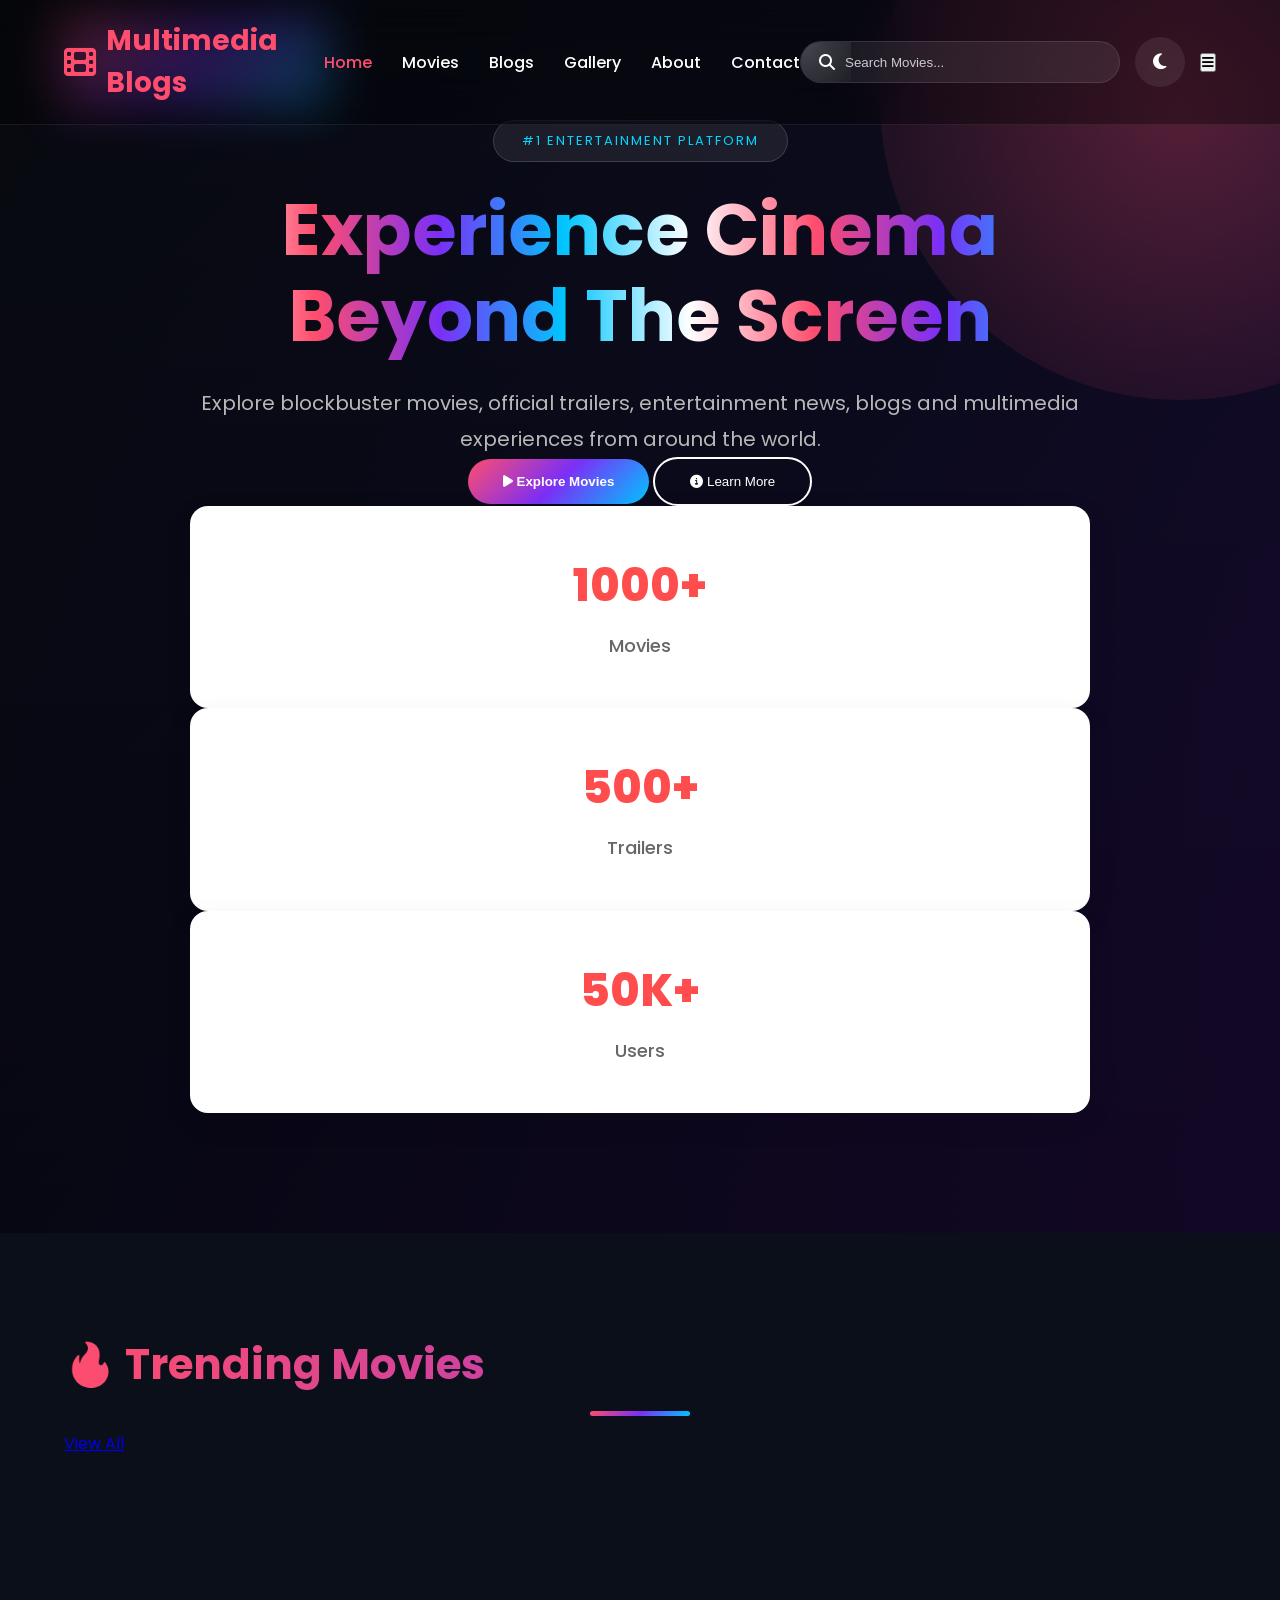
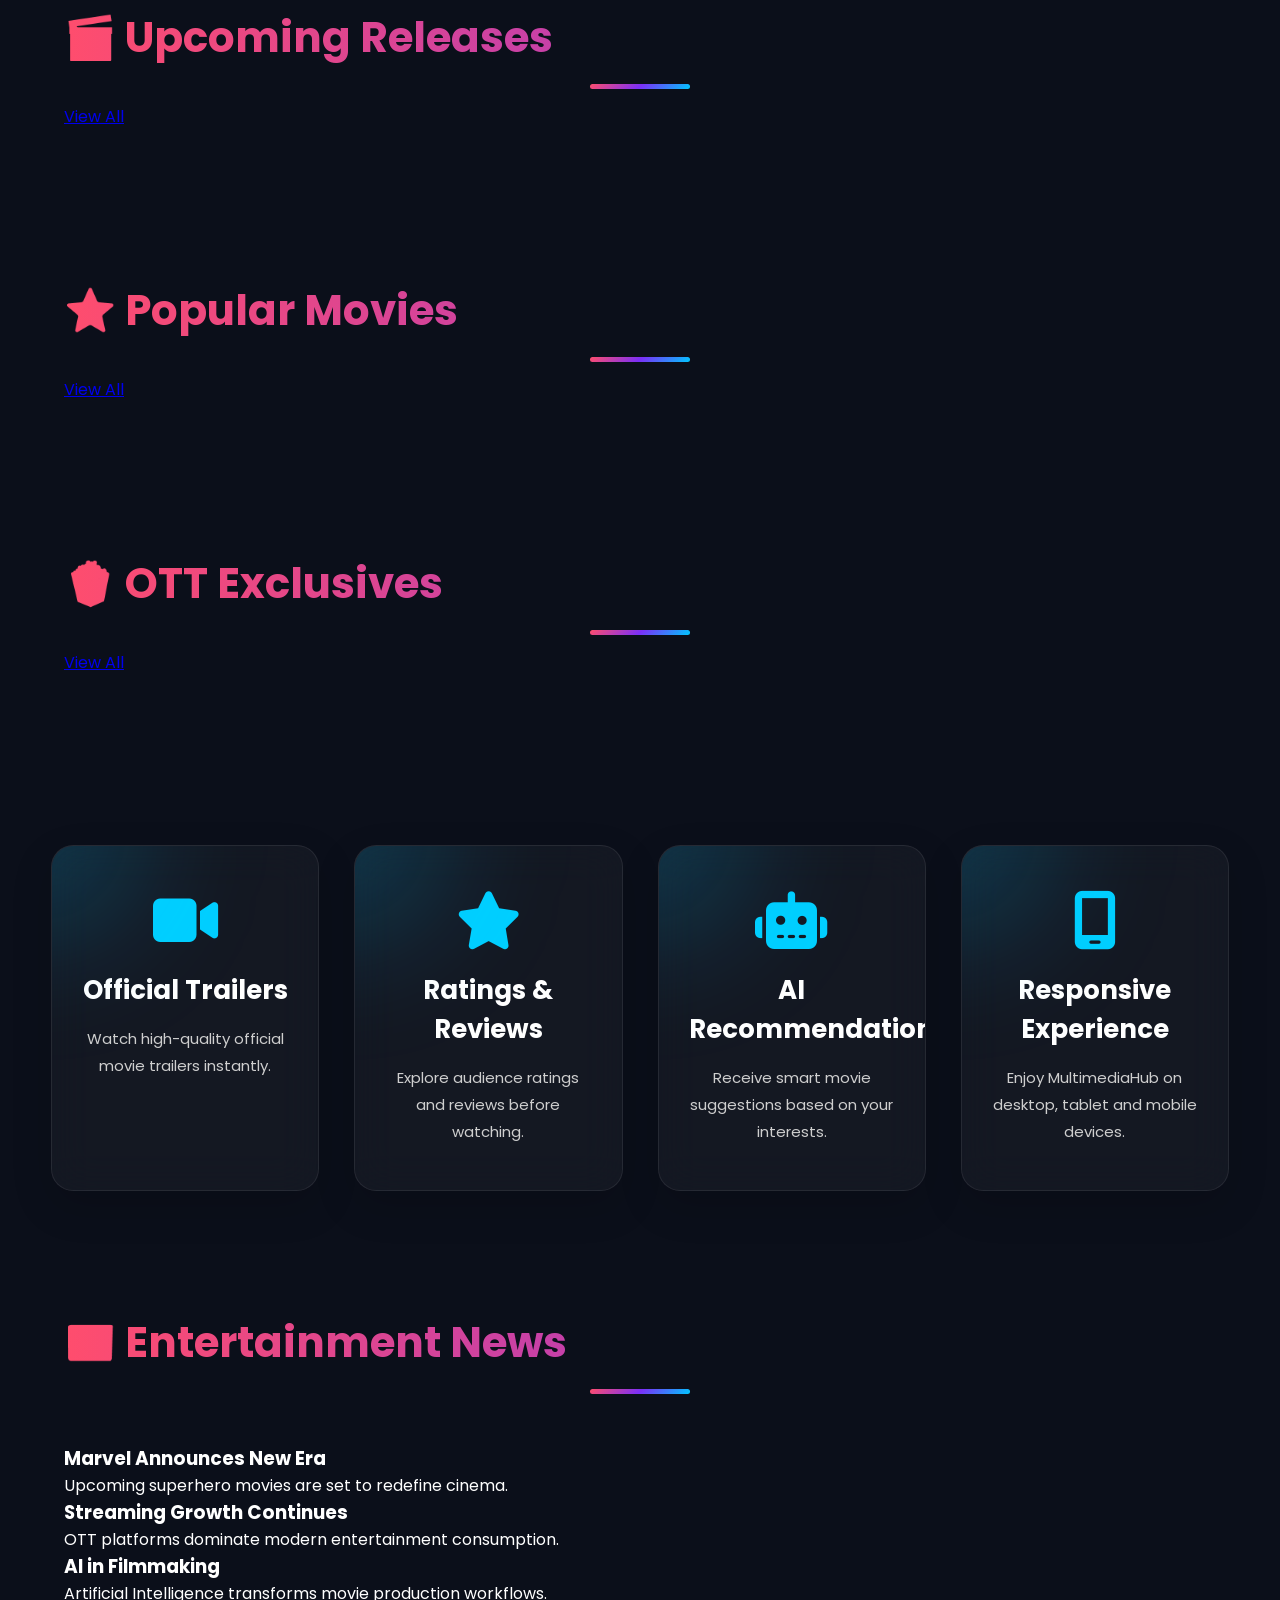
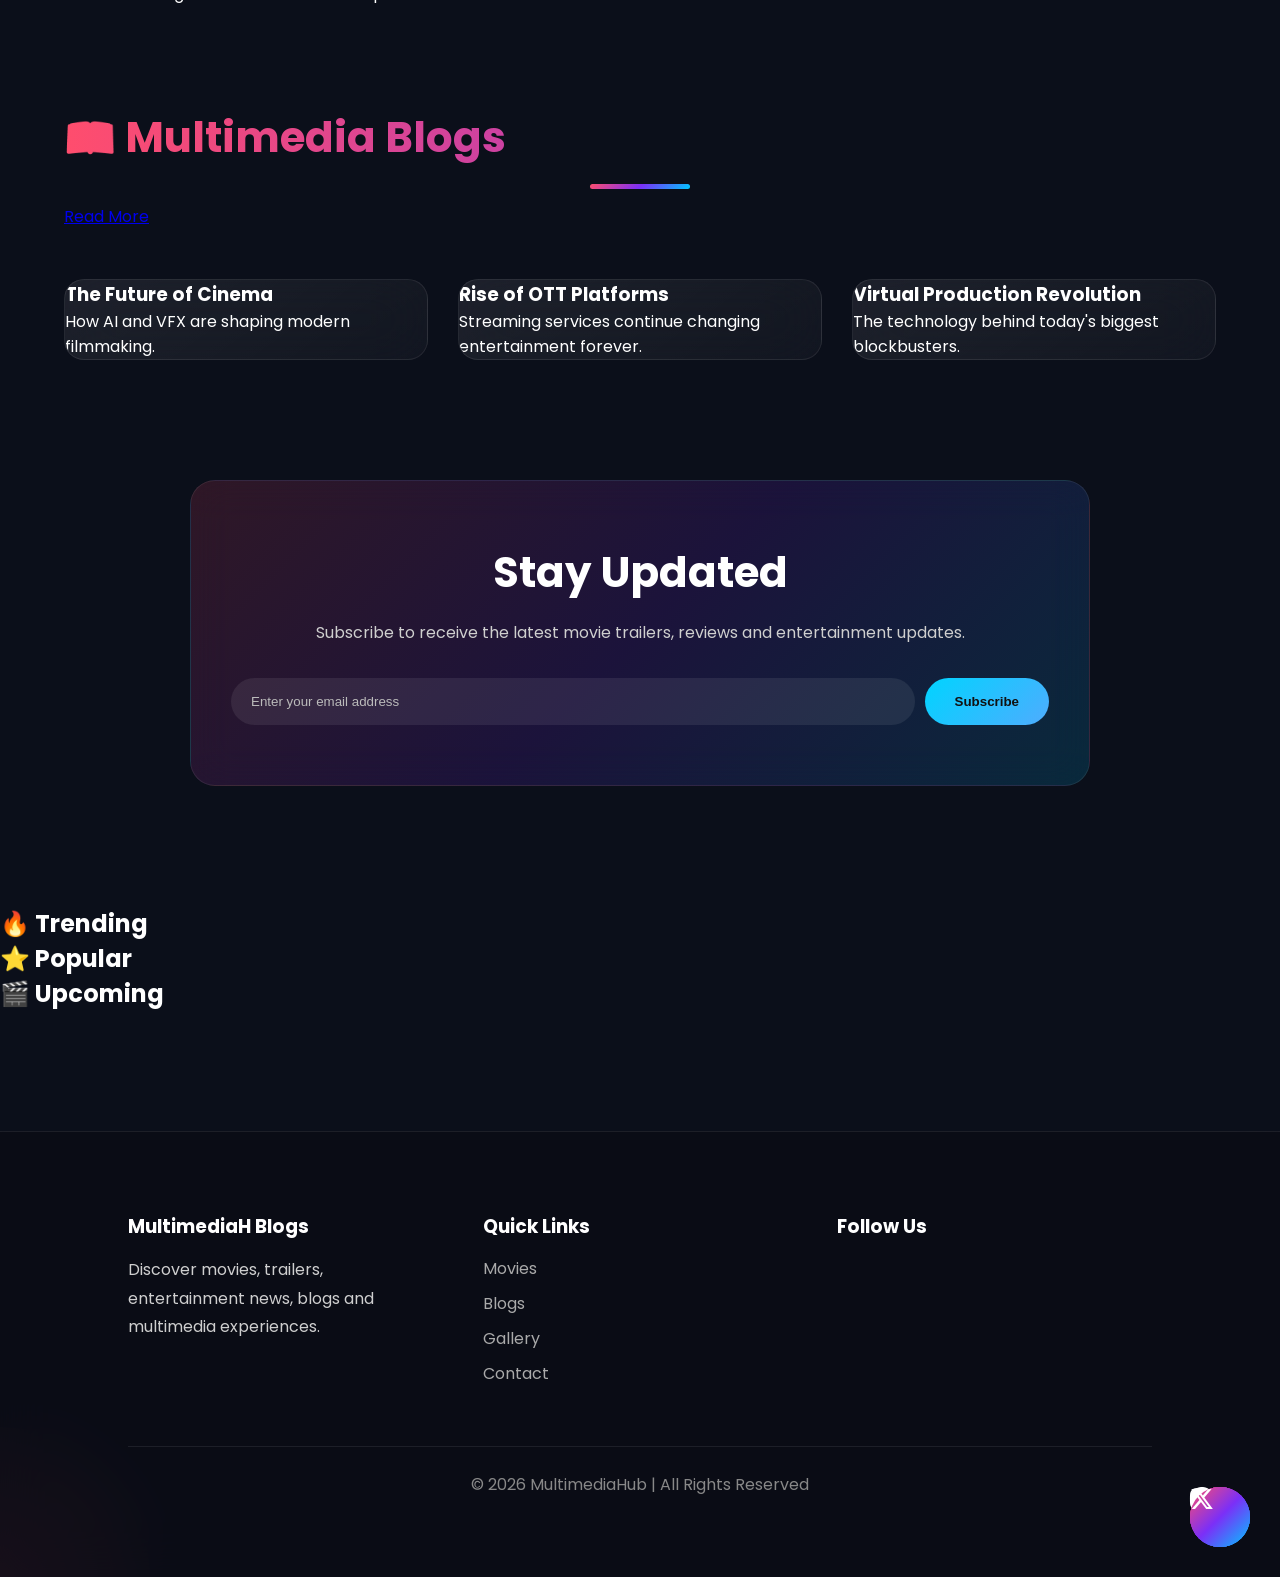
<file: index.html>
<!doctype html>
<html lang="en">
  <head>
    <meta charset="UTF-8" />
    <meta name="viewport" content="width=device-width, initial-scale=1.0" />
    <link
      rel="stylesheet"
      href="https://cdnjs.cloudflare.com/ajax/libs/font-awesome/6.5.0/css/all.min.css"
    />
    <link rel="icon" type="image/svg+xml" href="favicon.svg" />
    <title>Multimedia Blogs | Discover Movies & Entertainment</title>

    <!-- CSS -->
    <link rel="stylesheet" href="css/style.css" />
    <link rel="stylesheet" href="css/responsive.css" />
    <link rel="stylesheet" href="css/animations.css" />

    <!-- Fonts -->
    <link
      href="https://fonts.googleapis.com/css2?family=Poppins:wght@300;400;500;600;700;800&display=swap"
      rel="stylesheet"
    />

    <!-- Font Awesome -->
    <link
      rel="stylesheet"
      href="https://cdnjs.cloudflare.com/ajax/libs/font-awesome/6.7.2/css/all.min.css"
    />
  </head>

  <body>
    <!-- ================= NAVBAR ================= -->

    <header class="header">
      <nav class="navbar">
        <div class="logo">
          <i class="fa-solid fa-film"></i>
          <span>Multimedia Blogs</span>
        </div>

        <ul class="nav-links">
          <li><a class="active" href="index.html">Home</a></li>
          <li><a href="movies.html">Movies</a></li>
          <li><a href="blogs.html">Blogs</a></li>
          <li><a href="gallery.html">Gallery</a></li>
          <li><a href="about.html">About</a></li>
          <li><a href="contact.html">Contact</a></li>
        </ul>

        <div class="nav-actions">
          <div class="search-box">
            <i class="fa-solid fa-magnifying-glass"></i>
            <input
              type="text"
              id="searchInput"
              placeholder="Search Movies..."
            />
            <div id="searchResults" class="search-results"></div>
          </div>

          <button id="themeBtn" class="theme-btn">
            <i class="fa-solid fa-moon"></i>
          </button>

          <button class="menu-btn">
            <i class="fa-solid fa-bars"></i>
          </button>
        </div>
      </nav>
    </header>

    <!-- ================= HERO ================= -->

    <section class="hero">
      <div class="hero-overlay"></div>

      <div class="hero-content">
        <span class="hero-tag"> #1 Entertainment Platform </span>

        <h1>Experience Cinema Beyond The Screen</h1>

        <p>
          Explore blockbuster movies, official trailers, entertainment news,
          blogs and multimedia experiences from around the world.
        </p>

        <div class="hero-buttons">
          <button class="primary-btn">
            <i class="fa-solid fa-play"></i>
            Explore Movies
          </button>

          <button class="secondary-btn">
            <i class="fa-solid fa-circle-info"></i>
            Learn More
          </button>
        </div>

        <div class="hero-stats">
          <div class="stat-card">
            <h2>1000+</h2>
            <p>Movies</p>
          </div>

          <div class="stat-card">
            <h2>500+</h2>
            <p>Trailers</p>
          </div>

          <div class="stat-card">
            <h2>50K+</h2>
            <p>Users</p>
          </div>
        </div>
      </div>
    </section>

    <!-- ================= TRENDING ================= -->

    <section class="section">
      <div class="section-header">
        <h2>🔥 Trending Movies</h2>
        <a href="movies.html">View All</a>
      </div>

      <div class="movie-grid" id="trendingMovies"></div>
    </section>

    <!-- ================= UPCOMING ================= -->

    <section class="section">
      <div class="section-header">
        <h2>🎬 Upcoming Releases</h2>
        <a href="movies.html">View All</a>
      </div>

      <div class="movie-grid" id="upcomingMovies"></div>
    </section>

    <!-- ================= POPULAR ================= -->

    <section class="section">
      <div class="section-header">
        <h2>⭐ Popular Movies</h2>
        <a href="movies.html">View All</a>
      </div>

      <div class="movie-grid" id="popularMovies"></div>
    </section>

    <!-- ================= OTT ================= -->

    <section class="section">
      <div class="section-header">
        <h2>🍿 OTT Exclusives</h2>
        <a href="movies.html">View All</a>
      </div>

      <div class="movie-grid" id="ottMovies"></div>
    </section>

    <!-- ================= FEATURES ================= -->

    <section class="features">
      <div class="feature-card">
        <i class="fa-solid fa-video"></i>
        <h3>Official Trailers</h3>
        <p>Watch high-quality official movie trailers instantly.</p>
      </div>

      <div class="feature-card">
        <i class="fa-solid fa-star"></i>
        <h3>Ratings & Reviews</h3>
        <p>Explore audience ratings and reviews before watching.</p>
      </div>

      <div class="feature-card">
        <i class="fa-solid fa-robot"></i>
        <h3>AI Recommendations</h3>
        <p>Receive smart movie suggestions based on your interests.</p>
      </div>

      <div class="feature-card">
        <i class="fa-solid fa-mobile-screen"></i>
        <h3>Responsive Experience</h3>
        <p>Enjoy MultimediaHub on desktop, tablet and mobile devices.</p>
      </div>
    </section>

    <!-- ================= NEWS ================= -->

    <section class="section">
      <div class="section-header">
        <h2>📰 Entertainment News</h2>
      </div>

      <div class="news-grid">
        <div class="news-card">
          <h3>Marvel Announces New Era</h3>
          <p>Upcoming superhero movies are set to redefine cinema.</p>
        </div>

        <div class="news-card">
          <h3>Streaming Growth Continues</h3>
          <p>OTT platforms dominate modern entertainment consumption.</p>
        </div>

        <div class="news-card">
          <h3>AI in Filmmaking</h3>
          <p>Artificial Intelligence transforms movie production workflows.</p>
        </div>
      </div>
    </section>

    <!-- ================= BLOGS ================= -->

    <section class="section">
      <div class="section-header">
        <h2>📖 Multimedia Blogs</h2>
        <a href="blogs.html">Read More</a>
      </div>

      <div class="blog-grid">
        <div class="blog-card">
          <h3>The Future of Cinema</h3>
          <p>How AI and VFX are shaping modern filmmaking.</p>
        </div>

        <div class="blog-card">
          <h3>Rise of OTT Platforms</h3>
          <p>Streaming services continue changing entertainment forever.</p>
        </div>

        <div class="blog-card">
          <h3>Virtual Production Revolution</h3>
          <p>The technology behind today's biggest blockbusters.</p>
        </div>
      </div>
    </section>

    <!-- ================= NEWSLETTER ================= -->

    <section class="newsletter">
      <h2>Stay Updated</h2>

      <p>
        Subscribe to receive the latest movie trailers, reviews and
        entertainment updates.
      </p>

      <div class="newsletter-box">
        <input type="email" placeholder="Enter your email address" />

        <button>Subscribe</button>
      </div>
    </section>
    <body>
      <!-- HOME PAGE SECTIONS -->

      <section>
        <h2>🔥 Trending</h2>
        <div id="trendingMovies"></div>
      </section>

      <section>
        <h2>⭐ Popular</h2>
        <div id="popularMovies"></div>
      </section>

      <section>
        <h2>🎬 Upcoming</h2>
        <div id="upcomingMovies"></div>
      </section>
    </body>

    <!-- ===============================
           TMDB TRAILER MODAL
    ================================ -->

    <div class="trailer-modal" id="trailerModal">
      <div class="trailer-content">
        <span class="close-trailer" id="closeTrailer"> &times; </span>

        <iframe id="trailerFrame" src="" allowfullscreen> </iframe>
      </div>
    </div>

    <!-- ================= FOOTER ================= -->

    <footer class="footer">
      <div class="footer-grid">
        <div>
          <h3>MultimediaH Blogs</h3>
          <p>
            Discover movies, trailers, entertainment news, blogs and multimedia
            experiences.
          </p>
        </div>

        <div>
          <h3>Quick Links</h3>

          <a href="movies.html">Movies</a>
          <a href="blogs.html">Blogs</a>
          <a href="gallery.html">Gallery</a>
          <a href="contact.html">Contact</a>
        </div>

        <div>
          <h3>Follow Us</h3>

          <div class="social-icons">
            <i class="fab fa-facebook"></i>
            <i class="fab fa-instagram"></i>
            <i class="fab fa-youtube"></i>
            <i class="fab fa-x-twitter"></i>
          </div>
        </div>
      </div>

      <div class="footer-bottom">
        © 2026 MultimediaHub | All Rights Reserved
      </div>
    </footer>

    <!-- Scripts -->

    <script src="js/tmdb.js"></script>
    <script src="js/search.js"></script>
    <script src="js/app.js"></script>
    <script src="js/script.js"></script>
    <script src="js/movies.js"></script>
  </body>
</html>
</file>
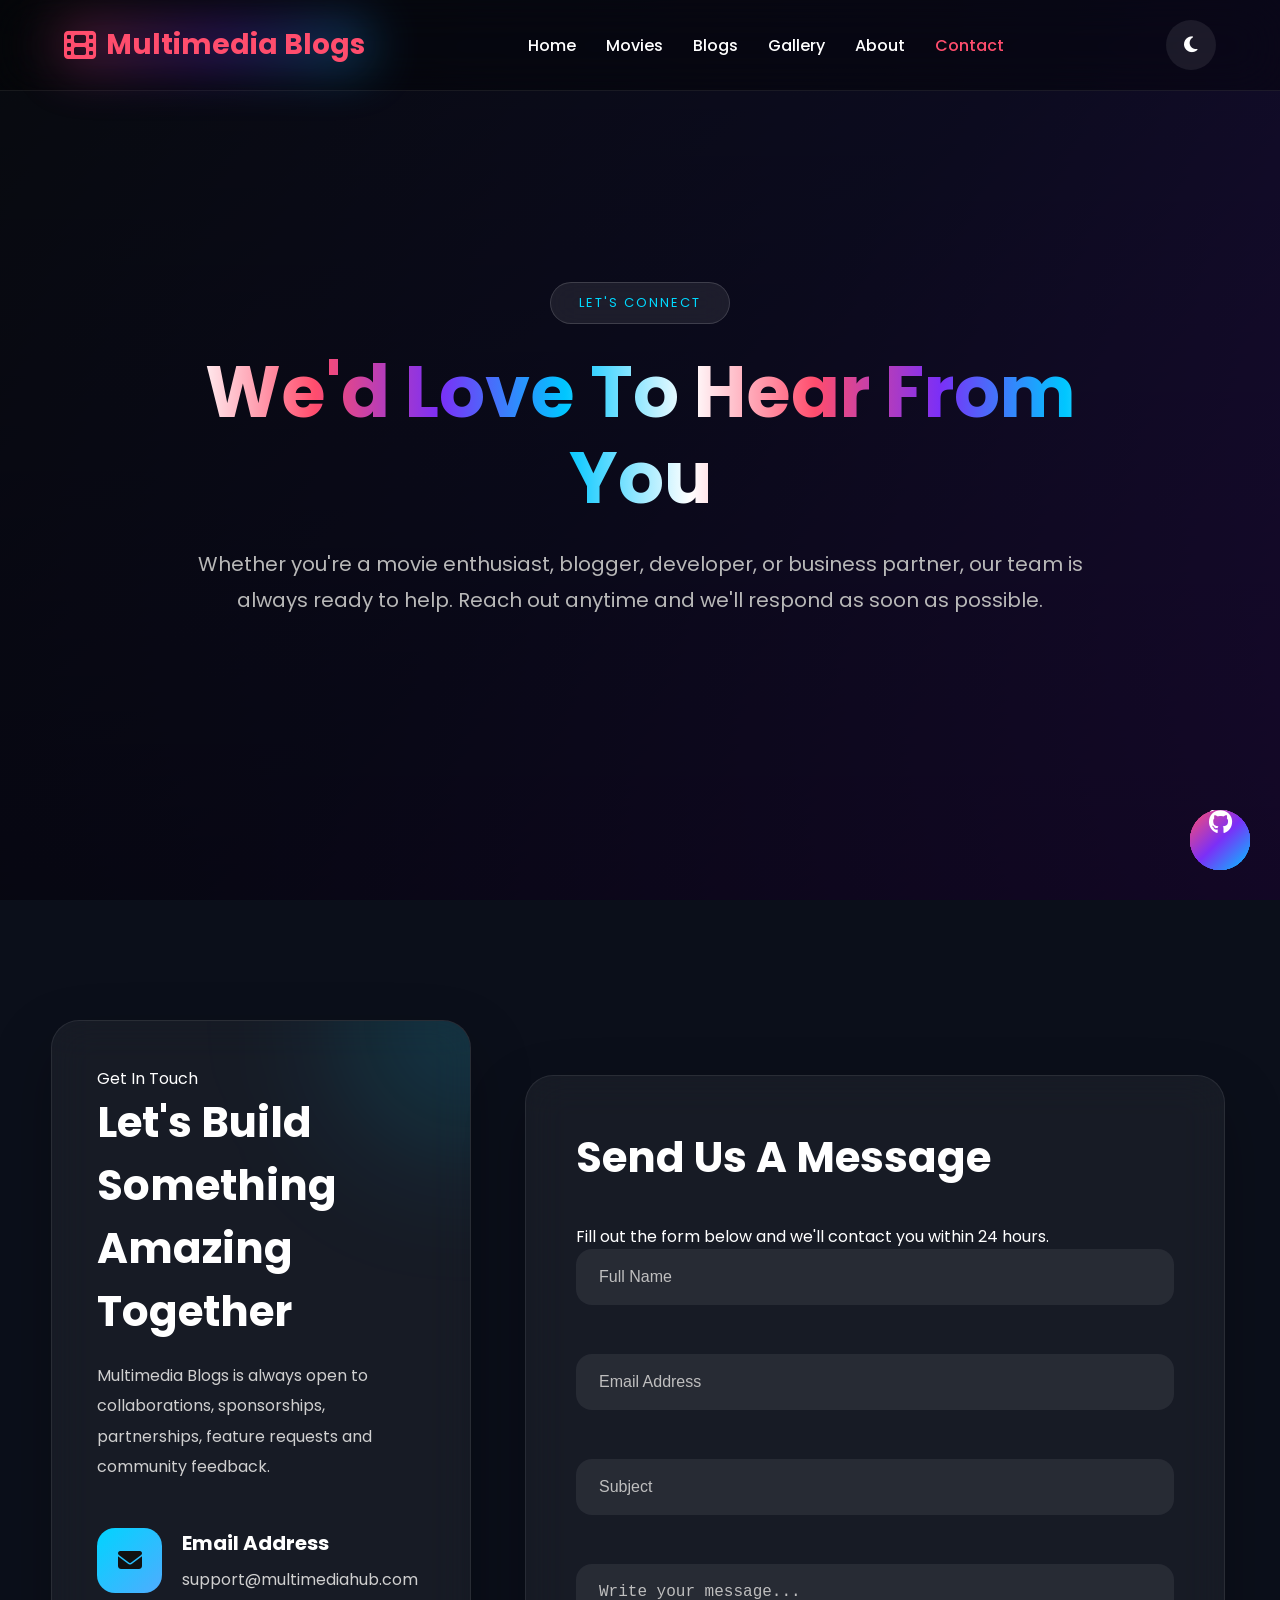
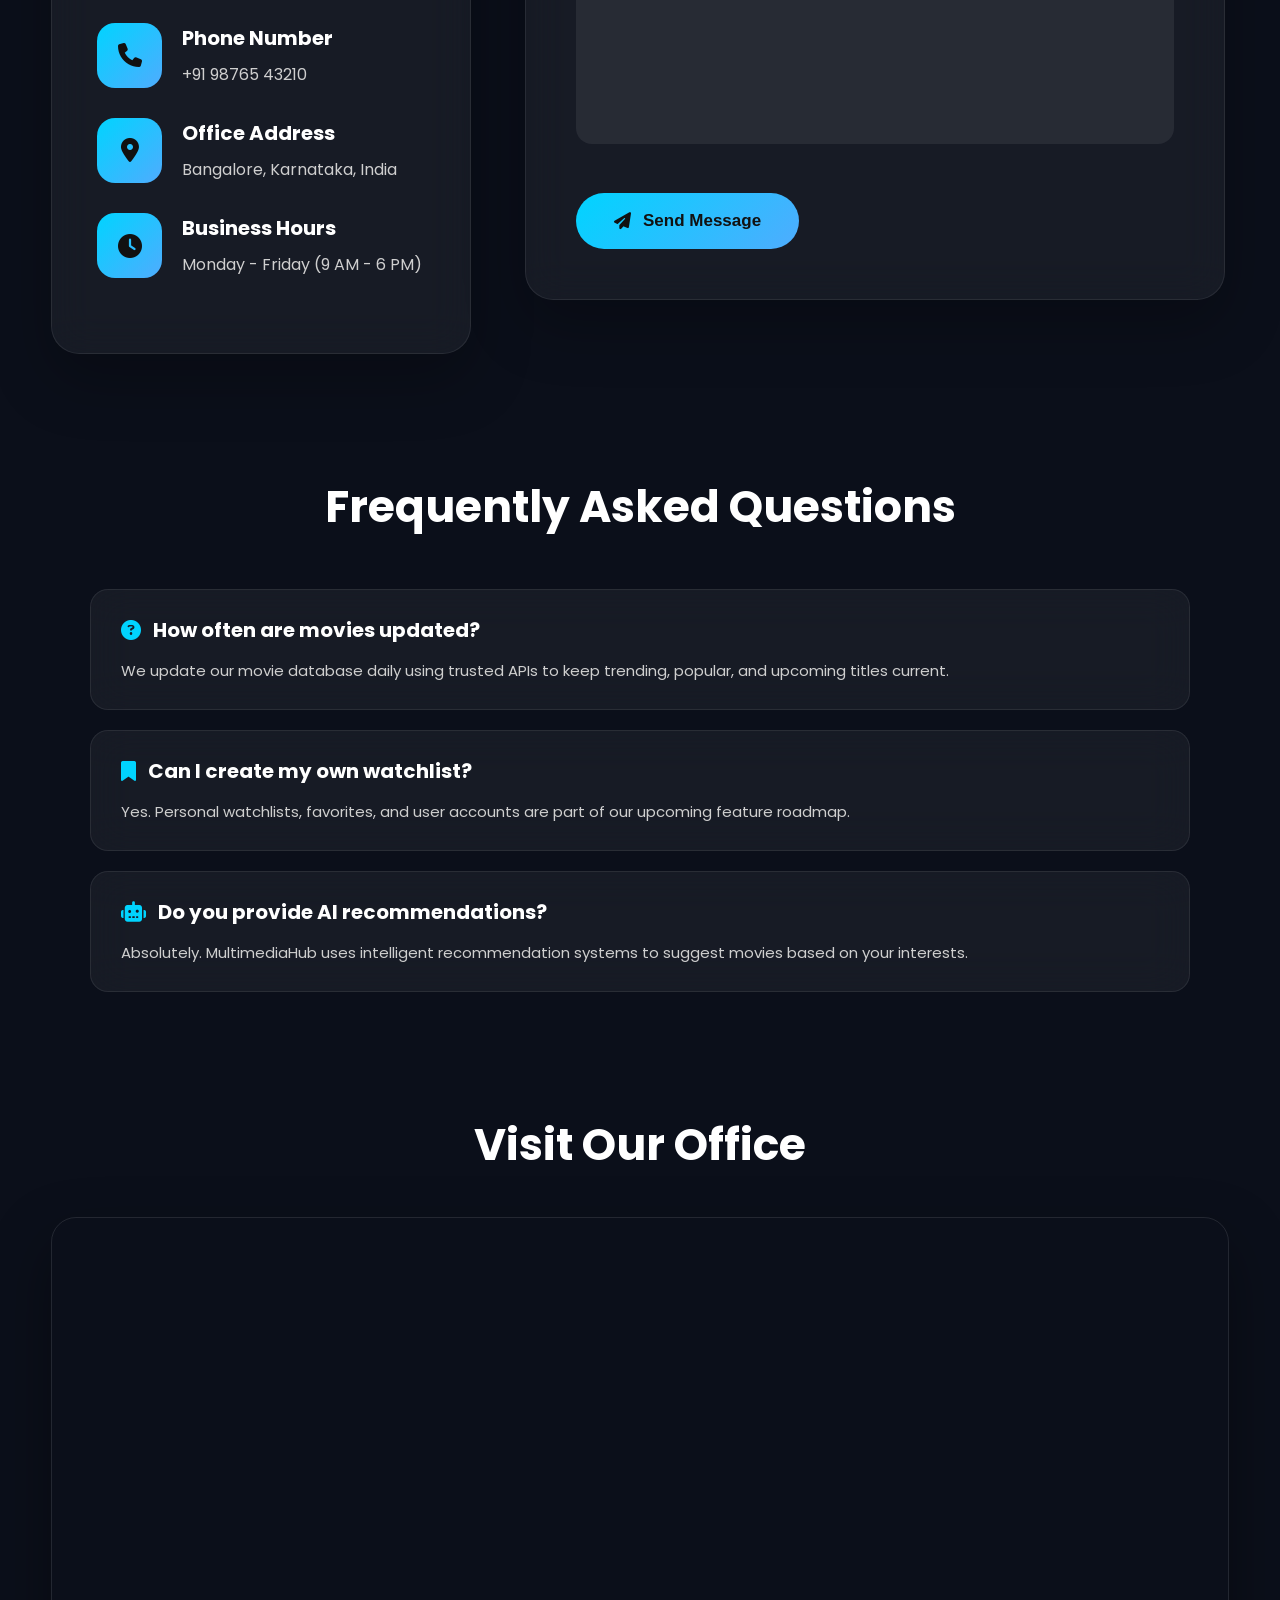
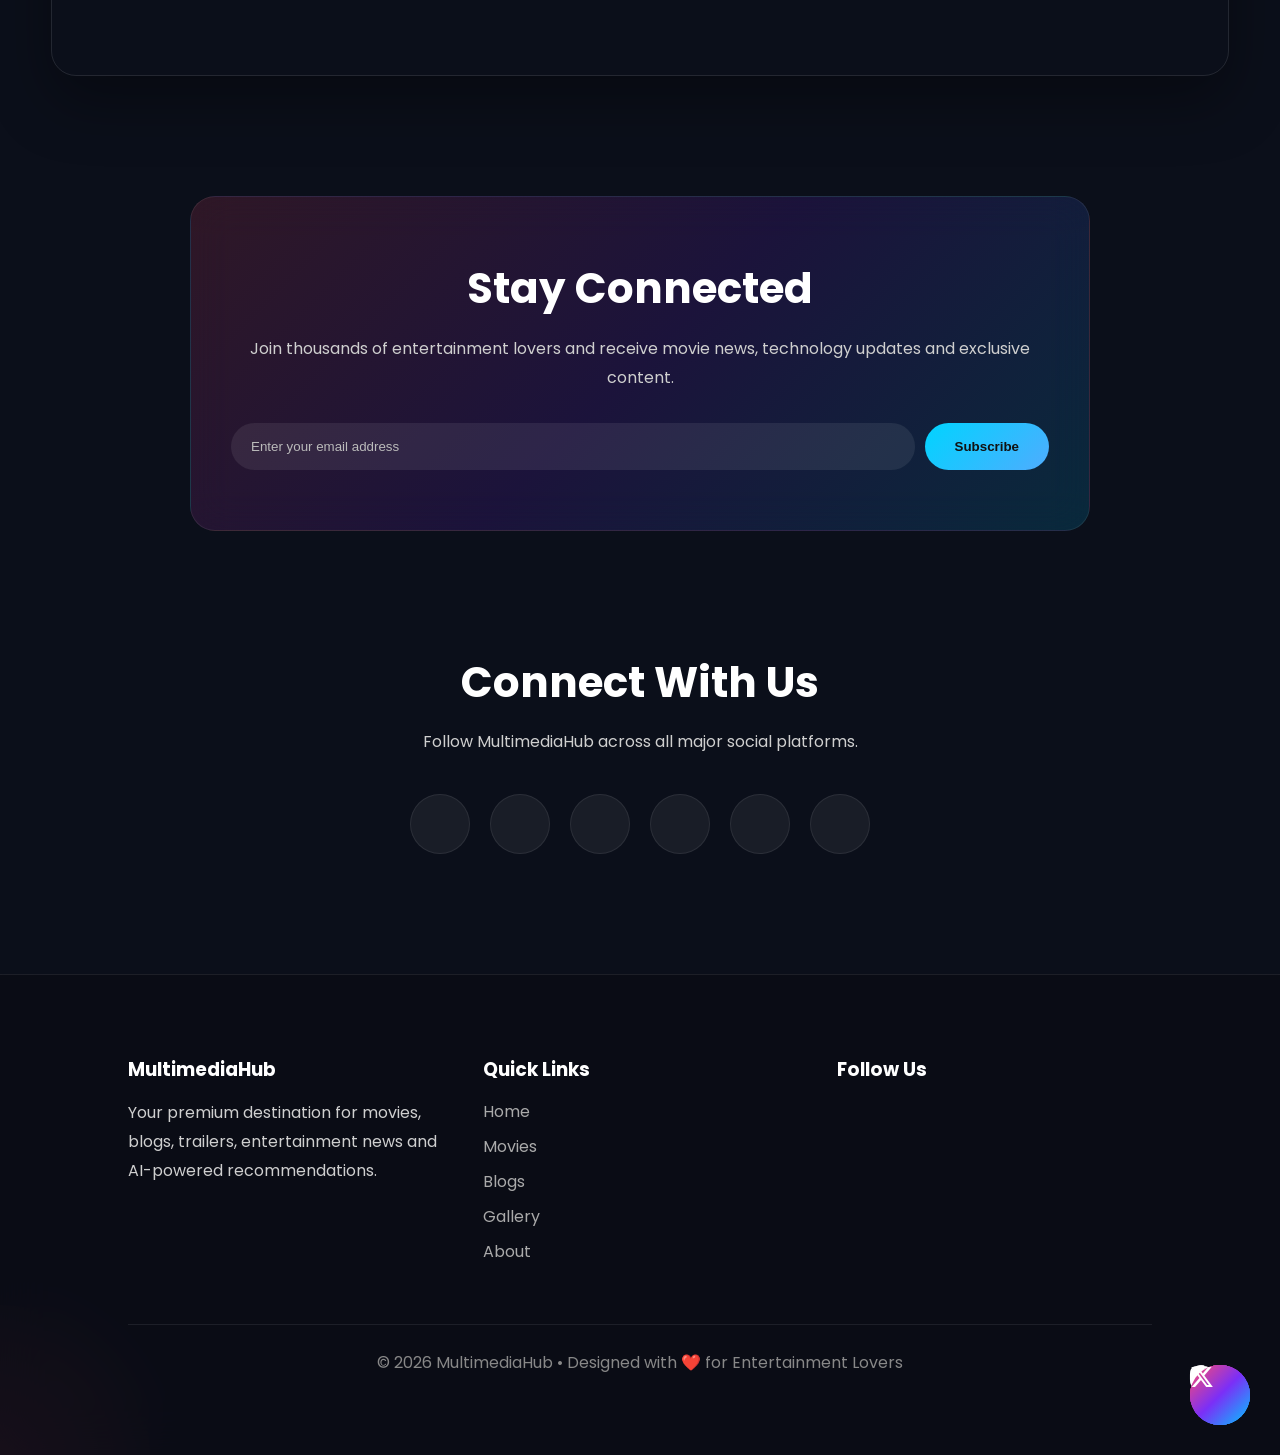
<file: contact.html>
<!doctype html>
<html lang="en">
  <head>
    <meta charset="UTF-8" />
    <meta name="viewport" content="width=device-width, initial-scale=1.0" />

    <title>Contact Us | Multimedia Blogs</title>

    <link rel="icon" type="image/svg+xml" href="favicon.svg" />

    <link rel="stylesheet" href="css/style.css" />
    <link rel="stylesheet" href="css/responsive.css" />
    <link rel="stylesheet" href="css/animations.css" />

    <link
      href="https://fonts.googleapis.com/css2?family=Poppins:wght@300;400;500;600;700;800&display=swap"
      rel="stylesheet"
    />

    <link
      rel="stylesheet"
      href="https://cdnjs.cloudflare.com/ajax/libs/font-awesome/6.7.2/css/all.min.css"
    />
  </head>

  <body>
    <!-- ================= NAVIGATION ================= -->

    <header class="header">
      <nav class="navbar">
        <div class="logo">
          <i class="fa-solid fa-film"></i>
          <span>Multimedia Blogs</span>
        </div>

        <ul class="nav-links">
          <li><a href="index.html">Home</a></li>

          <li><a href="movies.html">Movies</a></li>

          <li><a href="blogs.html">Blogs</a></li>

          <li><a href="gallery.html">Gallery</a></li>

          <li><a href="about.html">About</a></li>

          <li><a class="active" href="contact.html">Contact</a></li>
        </ul>

        <button id="themeBtn" class="theme-btn">
          <i class="fa-solid fa-moon"></i>
        </button>
      </nav>
    </header>

    <!-- ================= HERO ================= -->

    <section class="contact-hero">
      <div class="hero-overlay"></div>

      <div class="hero-content">
        <span class="hero-tag"> Let's Connect </span>

        <h1>We'd Love To Hear From You</h1>

        <p>
          Whether you're a movie enthusiast, blogger, developer, or business
          partner, our team is always ready to help. Reach out anytime and we'll
          respond as soon as possible.
        </p>
      </div>
    </section>

    <!-- ================= CONTACT SECTION ================= -->

    <section class="contact-section">
      <div class="contact-wrapper">
        <!-- LEFT -->

        <div class="contact-info">
          <span class="section-tag"> Get In Touch </span>

          <h2>Let's Build Something Amazing Together</h2>

          <p>
            Multimedia Blogs is always open to collaborations, sponsorships,
            partnerships, feature requests and community feedback.
          </p>

          <div class="info-box">
            <i class="fa-solid fa-envelope"></i>

            <div>
              <h4>Email Address</h4>

              <p>support@multimediahub.com</p>
            </div>
          </div>

          <div class="info-box">
            <i class="fa-solid fa-phone"></i>

            <div>
              <h4>Phone Number</h4>

              <p>+91 98765 43210</p>
            </div>
          </div>

          <div class="info-box">
            <i class="fa-solid fa-location-dot"></i>

            <div>
              <h4>Office Address</h4>

              <p>Bangalore, Karnataka, India</p>
            </div>
          </div>

          <div class="info-box">
            <i class="fa-solid fa-clock"></i>

            <div>
              <h4>Business Hours</h4>

              <p>Monday - Friday (9 AM - 6 PM)</p>
            </div>
          </div>
        </div>

        <!-- RIGHT -->

        <div class="contact-form-container">
          <h2>Send Us A Message</h2>

          <p>Fill out the form below and we'll contact you within 24 hours.</p>

          <form id="contactForm">
            <div class="input-group">
              <input type="text" placeholder="Full Name" required />
            </div>

            <div class="input-group">
              <input type="email" placeholder="Email Address" required />
            </div>

            <div class="input-group">
              <input type="text" placeholder="Subject" required />
            </div>

            <div class="input-group">
              <textarea
                rows="7"
                placeholder="Write your message..."
                required
              ></textarea>
            </div>

            <button class="primary-btn" type="submit">
              <i class="fa-solid fa-paper-plane"></i>

              Send Message
            </button>
          </form>
        </div>
      </div>
    </section>
  </body>
</html>

    <!-- ================= FAQ ================= -->

    <section class="faq-section">

      <h2>Frequently Asked Questions</h2>

      <div class="faq-container">

        <div class="faq-item">

          <h3>
            <i class="fa-solid fa-circle-question"></i>
            How often are movies updated?
          </h3>

          <p>
            We update our movie database daily using trusted APIs to keep
            trending, popular, and upcoming titles current.
          </p>

        </div>

        <div class="faq-item">

          <h3>
            <i class="fa-solid fa-bookmark"></i>
            Can I create my own watchlist?
          </h3>

          <p>
            Yes. Personal watchlists, favorites, and user accounts are part of
            our upcoming feature roadmap.
          </p>

        </div>

        <div class="faq-item">

          <h3>
            <i class="fa-solid fa-robot"></i>
            Do you provide AI recommendations?
          </h3>

          <p>
            Absolutely. MultimediaHub uses intelligent recommendation systems
            to suggest movies based on your interests.
          </p>

        </div>

      </div>

    </section>

    <!-- ================= MAP ================= -->

    <section class="map-section">

      <h2>Visit Our Office</h2>

      <div class="map-container">

        <iframe
          src="https://www.google.com/maps?q=Bangalore&output=embed"
          loading="lazy"
          allowfullscreen
        ></iframe>

      </div>

    </section>

    <!-- ================= NEWSLETTER ================= -->

    <section class="newsletter">

      <h2>Stay Connected</h2>

      <p>
        Join thousands of entertainment lovers and receive movie news,
        technology updates and exclusive content.
      </p>

      <div class="newsletter-box">

        <input
          type="email"
          placeholder="Enter your email address"
        />

        <button>
          Subscribe
        </button>

      </div>

    </section>

    <!-- ================= SOCIAL ================= -->

    <section class="social-section">

      <h2>Connect With Us</h2>

      <p>
        Follow MultimediaHub across all major social platforms.
      </p>

      <div class="social-icons large">

        <a href="#">
          <i class="fab fa-facebook-f"></i>
        </a>

        <a href="#">
          <i class="fab fa-instagram"></i>
        </a>

        <a href="#">
          <i class="fab fa-youtube"></i>
        </a>

        <a href="#">
          <i class="fab fa-x-twitter"></i>
        </a>

        <a href="#">
          <i class="fab fa-linkedin-in"></i>
        </a>

        <a href="#">
          <i class="fab fa-github"></i>
        </a>

      </div>

    </section>

    <!-- ================= FOOTER ================= -->

    <footer class="footer">

      <div class="footer-grid">

        <div>

          <h3>MultimediaHub</h3>

          <p>
            Your premium destination for movies, blogs, trailers,
            entertainment news and AI-powered recommendations.
          </p>

        </div>

        <div>

          <h3>Quick Links</h3>

          <a href="index.html">Home</a>
          <a href="movies.html">Movies</a>
          <a href="blogs.html">Blogs</a>
          <a href="gallery.html">Gallery</a>
          <a href="about.html">About</a>

        </div>

        <div>

          <h3>Follow Us</h3>

          <div class="social-icons">

            <i class="fab fa-facebook-f"></i>
            <i class="fab fa-instagram"></i>
            <i class="fab fa-youtube"></i>
            <i class="fab fa-x-twitter"></i>

          </div>

        </div>

      </div>

      <div class="footer-bottom">

        © 2026 MultimediaHub • Designed with ❤️ for Entertainment Lovers

      </div>

    </footer>

    <script src="js/script.js"></script>

  </body>

</html>
</file>
<file: css/style.css>
/* =========================
   GOOGLE FONT RESET
========================= */

* {
  margin: 0;
  padding: 0;
  box-sizing: border-box;
  scroll-behavior: smooth;
}

:root {
  --primary: #ff4d6d;
  --secondary: #7b2ff7;
  --accent: #00c6ff;

  --dark: #0b0f1a;
  --dark-card: #151c2f;
  --glass: rgba(255, 255, 255, 0.08);

  --white: #ffffff;
  --gray: #b8b8b8;

  --shadow: 0 8px 32px rgba(0, 0, 0, 0.35);

  --gradient: linear-gradient(135deg, #ff4d6d, #7b2ff7, #00c6ff);
}

body {
  font-family: "Poppins", sans-serif;
  background: var(--dark);
  color: var(--white);
  overflow-x: hidden;
}

/* =========================
   SCROLLBAR
========================= */

::-webkit-scrollbar {
  width: 8px;
}

::-webkit-scrollbar-track {
  background: #111827;
}

::-webkit-scrollbar-thumb {
  background: var(--primary);
  border-radius: 10px;
}

/* =========================
   HEADER
========================= */

.header {
  position: fixed;
  width: 100%;
  top: 0;
  left: 0;
  z-index: 999;
  backdrop-filter: blur(20px);
  background: rgba(10, 10, 20, 0.65);
}

.navbar {
  width: 90%;
  margin: auto;
  display: flex;
  justify-content: space-between;
  align-items: center;
  padding: 20px 0;
}

.logo {
  display: flex;
  align-items: center;
  gap: 10px;
  font-size: 28px;
  font-weight: 700;
  color: var(--primary);
}

.logo i {
  font-size: 32px;
}

.nav-links {
  display: flex;
  list-style: none;
  gap: 30px;
}

.nav-links a {
  text-decoration: none;
  color: white;
  font-weight: 500;
  transition: 0.3s;
}

.nav-links a:hover,
.nav-links .active {
  color: var(--primary);
}

.nav-actions {
  display: flex;
  align-items: center;
  gap: 15px;
}

/* =========================
   SEARCH BOX
========================= */

.search-box {
  background: var(--glass);
  padding: 12px 18px;
  border-radius: 50px;
  display: flex;
  align-items: center;
  gap: 10px;
  border: 1px solid rgba(255, 255, 255, 0.1);
}

.search-box input {
  background: none;
  border: none;
  outline: none;
  color: white;
}

.search-box input::placeholder {
  color: #ccc;
}

/* =========================
   BUTTONS
========================= */

.primary-btn {
  background: var(--gradient);
  border: none;
  color: white;
  padding: 15px 35px;
  border-radius: 50px;
  cursor: pointer;
  font-weight: 600;
  transition: 0.4s;
}

.primary-btn:hover {
  transform: translateY(-5px);
  box-shadow: 0 10px 25px rgba(255, 77, 109, 0.4);
}

.secondary-btn {
  padding: 15px 35px;
  border-radius: 50px;
  border: 2px solid white;
  background: transparent;
  color: white;
  cursor: pointer;
  transition: 0.4s;
}

.secondary-btn:hover {
  background: white;
  color: black;
}

.theme-btn {
  width: 50px;
  height: 50px;
  border: none;
  border-radius: 50%;
  background: var(--glass);
  color: white;
  cursor: pointer;
  font-size: 18px;
}

/* =========================
   HERO SECTION
========================= */

.hero,
.movies-hero,
.blogs-hero,
.gallery-hero,
.about-hero,
.contact-hero {
  min-height: 100vh;
  display: flex;
  align-items: center;
  justify-content: center;
  text-align: center;
  padding: 120px 20px;
  position: relative;
  overflow: hidden;
}

.hero::before,
.movies-hero::before,
.blogs-hero::before,
.gallery-hero::before,
.about-hero::before,
.contact-hero::before {
  content: "";
  position: absolute;
  inset: 0;
  background:
    linear-gradient(rgba(0, 0, 0, 0.75), rgba(0, 0, 0, 0.85)),
    linear-gradient(135deg, #1e293b, #312e81, #7b2ff7);
}

.hero-content {
  position: relative;
  z-index: 2;
  max-width: 900px;
}

.hero-tag {
  display: inline-block;
  padding: 10px 25px;
  border-radius: 50px;
  background: var(--glass);
  border: 1px solid rgba(255, 255, 255, 0.1);
}

.hero-content h1 {
  font-size: 72px;
  margin: 25px 0;
  line-height: 1.2;
}

.hero-content p {
  color: var(--gray);
  font-size: 20px;
  line-height: 1.8;
}

/* =========================
   SECTIONS
========================= */

.section {
  width: 90%;
  margin: 100px auto;
}

.section-header {
  margin-bottom: 50px;
}

.section-header h2 {
  font-size: 42px;
}

/*==================================
        MOVIE GRID
==================================*/

.movie-grid {
  display: grid;
  grid-template-columns: repeat(auto-fill, 300px);
  justify-content: center;
  gap: 35px;
  margin-top: 40px;
}

/*==================================
        MOVIE CARD
==================================*/

.movie-card {
  width: 300px;
  background: rgba(22, 28, 47, 0.95);
  border-radius: 24px;
  overflow: hidden;
  transition: 0.4s ease;
  box-shadow: 0 12px 35px rgba(0, 0, 0, 0.35);
  border: 1px solid rgba(255, 255, 255, 0.08);
  display: flex;
  flex-direction: column;
}

.movie-card:hover {
  transform: translateY(-12px);
  box-shadow: 0 25px 60px rgba(0, 0, 0, 0.55);
}

/*==================================
        POSTER
==================================*/

.movie-card img {
  width: 100%;
  height: 420px;
  object-fit: cover;
  display: block;
  transition: 0.5s;
}

.movie-card:hover img {
  transform: scale(1.08);
}

/*==================================
        INFO
==================================*/

.movie-info {
  padding: 22px;
  display: flex;
  flex-direction: column;
  flex: 1;
}

.movie-info h3 {
  font-size: 24px;
  margin-bottom: 12px;
  color: #fff;
}

.movie-info p {
  color: #bdbdbd;
  line-height: 1.7;
  margin-bottom: 8px;
}

.movie-info .primary-btn {
  width: 100%;
  margin-top: auto;
}

/*==================================
        RESPONSIVE
==================================*/

@media (max-width: 768px) {
  .movie-grid {
    grid-template-columns: repeat(auto-fill, 260px);
    gap: 25px;
  }

  .movie-card {
    width: 260px;
  }

  .movie-card img {
    height: 360px;
  }
}

@media (max-width: 576px) {
  .movie-grid {
    grid-template-columns: 1fr;
    justify-items: center;
  }

  .movie-card {
    width: 300px;
    max-width: 90%;
  }
}

/* =========================
   BLOGS
========================= */

.blog-grid {
  display: grid;
  grid-template-columns: repeat(auto-fit, minmax(320px, 1fr));
  gap: 30px;
}

.blog-card {
  background: var(--dark-card);
  border-radius: 20px;
  overflow: hidden;
  transition: 0.4s;
}

.blog-card:hover {
  transform: translateY(-10px);
}

.blog-card img {
  width: 100%;
  height: 240px;
  object-fit: cover;
}

.blog-content {
  padding: 25px;
}

.category-tag {
  display: inline-block;
  padding: 8px 15px;
  border-radius: 30px;
  background: var(--primary);
  margin-bottom: 15px;
}

/* =========================
   GALLERY
========================= */

.gallery-grid {
  columns: 4 250px;
  column-gap: 20px;
}

.gallery-card {
  margin-bottom: 20px;
  break-inside: avoid;
  position: relative;
  overflow: hidden;
  border-radius: 20px;
}

.gallery-card img {
  width: 100%;
  transition: 0.5s;
}

.gallery-card:hover img {
  transform: scale(1.1);
}

.gallery-overlay {
  position: absolute;
  inset: 0;
  background: rgba(0, 0, 0, 0.75);
  opacity: 0;
  display: flex;
  flex-direction: column;
  justify-content: center;
  align-items: center;
  text-align: center;
  transition: 0.4s;
  padding: 20px;
}

.gallery-card:hover .gallery-overlay {
  opacity: 1;
}

/* =========================
   FEATURES
========================= */

.features {
  width: 90%;
  margin: 100px auto;
  display: grid;
  grid-template-columns: repeat(auto-fit, minmax(250px, 1fr));
  gap: 30px;
}

.feature-card {
  background: var(--dark-card);
  padding: 40px;
  text-align: center;
  border-radius: 20px;
  transition: 0.4s;
}

.feature-card:hover {
  transform: translateY(-10px);
}

.feature-card i {
  font-size: 55px;
  color: var(--primary);
  margin-bottom: 20px;
}

/* =========================
   CONTACT FORM
========================= */

.contact-form-container {
  width: 100%;
  max-width: 700px;
  margin: auto;
}

.input-group {
  margin-bottom: 25px;
}

.input-group input,
.input-group textarea,
select {
  width: 100%;
  padding: 18px;
  border: none;
  border-radius: 15px;
  outline: none;
  background: var(--dark-card);
  color: white;
}

/* =========================
   FOOTER
========================= */

.footer {
  margin-top: 100px;
  padding: 80px 10%;
  background: #06090f;
}

.footer-grid {
  display: grid;
  grid-template-columns: repeat(auto-fit, minmax(250px, 1fr));
  gap: 40px;
}

.footer a {
  display: block;
  text-decoration: none;
  color: var(--gray);
  margin: 12px 0;
}

.social-icons {
  display: flex;
  gap: 20px;
  font-size: 25px;
}

.footer-bottom {
  margin-top: 50px;
  border-top: 1px solid rgba(255, 255, 255, 0.1);
  text-align: center;
  padding-top: 25px;
  color: var(--gray);
}

.hero::after {
  content: "";
  position: absolute;
  width: 600px;
  height: 600px;
  background: radial-gradient(circle, rgba(255, 77, 109, 0.3), transparent);

  top: -200px;
  right: -200px;

  border-radius: 50%;

  animation: rotateBackground 25s linear infinite;
}

.hero-content h1,
.section-header h2 {
  background: linear-gradient(90deg, #ff4d6d, #7b2ff7, #00c6ff, #ff4d6d);

  background-size: 300%;

  -webkit-background-clip: text;
  color: transparent;

  animation: textGradient 6s linear infinite;
}

.movie-card {
  position: relative;
  overflow: hidden;
}

.movie-card::before {
  content: "";
  position: absolute;
  top: 0;
  left: -100%;
  width: 50%;
  height: 100%;

  background: linear-gradient(
    90deg,
    transparent,
    rgba(255, 255, 255, 0.3),
    transparent
  );

  transform: skewX(-20deg);
}

.movie-card:hover::before {
  animation: shine 0.8s linear;
}

.movie-card:hover {
  animation: neonGlow 2s infinite;
}
.header {
  backdrop-filter: blur(25px);
  border-bottom: 1px solid rgba(255, 255, 255, 0.08);
}
.feature-card:nth-child(odd) {
  animation: floatingSlow 6s ease-in-out infinite;
}

.feature-card:nth-child(even) {
  animation: floatingSlow 8s ease-in-out infinite;
}

.gallery-card img {
  transition:
    transform 0.8s ease,
    filter 0.8s ease;
}

.gallery-card:hover img {
  transform: scale(1.15);
  filter: brightness(0.7);
}

.scroll-indicator {
  width: 35px;
  height: 60px;
  border: 2px solid white;
  border-radius: 30px;
  position: absolute;
  bottom: 40px;
}

.scroll-indicator::before {
  content: "";
  width: 8px;
  height: 8px;
  background: white;
  border-radius: 50%;

  position: absolute;
  left: 50%;
  transform: translateX(-50%);

  animation: bounceEffect 1.5s infinite;
}

.loader {
  border-radius: 50%;
  animation:
    rotate360 1s linear infinite,
    neonGlow 2s infinite;
}

/* ==========================================
   GLASS CARD COMPONENT
========================================== */

.glass-card {
  background: rgba(255, 255, 255, 0.08);
  backdrop-filter: blur(20px);
  border: 1px solid rgba(255, 255, 255, 0.1);
  border-radius: 25px;
  padding: 30px;
  transition: 0.4s ease;
}

.glass-card:hover {
  transform: translateY(-10px);
  box-shadow: 0 20px 40px rgba(0, 0, 0, 0.3);
}

/* ==========================================
   BADGES
========================================== */

.badge {
  display: inline-block;
  padding: 8px 18px;
  border-radius: 30px;
  font-size: 13px;
  font-weight: 600;
}

.badge-success {
  background: #16a34a;
}

.badge-warning {
  background: #f59e0b;
}

.badge-danger {
  background: #dc2626;
}

.badge-primary {
  background: var(--primary);
}

/* ==========================================
   STATUS INDICATORS
========================================== */

.status-online {
  width: 12px;
  height: 12px;
  background: #22c55e;
  border-radius: 50%;
  display: inline-block;
  animation: pulse 2s infinite;
}

.status-offline {
  width: 12px;
  height: 12px;
  background: #ef4444;
  border-radius: 50%;
  display: inline-block;
}

/* ==========================================
   DIVIDER
========================================== */

.divider {
  width: 100%;
  height: 2px;
  background: linear-gradient(90deg, transparent, var(--primary), transparent);
  margin: 40px 0;
}

/* ==========================================
   SECTION TITLE DECORATION
========================================== */

.section-header h2::after {
  content: "";
  display: block;
  width: 100px;
  height: 5px;
  margin: 15px auto;
  border-radius: 10px;
  background: var(--gradient);
}

/* ==========================================
   HOVER UNDERLINE EFFECT
========================================== */

.nav-links a {
  position: relative;
}

.nav-links a::after {
  content: "";
  position: absolute;
  width: 0;
  height: 2px;
  left: 0;
  bottom: -8px;
  background: var(--primary);
  transition: 0.4s;
}

.nav-links a:hover::after {
  width: 100%;
}

/* ==========================================
   PREMIUM INPUTS
========================================== */

.input-group input,
.input-group textarea {
  transition: 0.3s ease;
}

.input-group input:hover,
.input-group textarea:hover {
  transform: translateY(-2px);
}

.input-group input:focus,
.input-group textarea:focus {
  transform: scale(1.02);
}

/* ==========================================
   CARD BORDER GLOW
========================================== */

.movie-card,
.blog-card,
.feature-card {
  border: 1px solid transparent;
}

.movie-card:hover,
.blog-card:hover,
.feature-card:hover {
  border-color: rgba(255, 77, 109, 0.5);
}

/* ==========================================
   FLOATING ACTION BUTTON
========================================== */

.fab {
  position: fixed;
  right: 30px;
  bottom: 30px;
  width: 60px;
  height: 60px;
  border-radius: 50%;
  background: var(--gradient);
  display: flex;
  justify-content: center;
  align-items: center;
  font-size: 24px;
  cursor: pointer;
  z-index: 999;
  animation: floating 3s infinite;
}

/* ==========================================
   IMAGE OVERLAY EFFECT
========================================== */

.image-overlay {
  position: absolute;
  inset: 0;
  background: linear-gradient(transparent, rgba(0, 0, 0, 0.8));
}

/* ==========================================
   PROGRESS BAR
========================================== */

.progress-bar {
  width: 100%;
  height: 10px;
  border-radius: 10px;
  background: #222;
  overflow: hidden;
}

.progress-fill {
  width: 75%;
  height: 100%;
  background: var(--gradient);
  animation: gradientMove 4s linear infinite;
  background-size: 300%;
}

.particle {
  position: absolute;
  width: 8px;
  height: 8px;
  border-radius: 50%;
  background: rgba(255, 255, 255, 0.5);

  animation: particleFloat 12s linear infinite;
}

.movie-card {
  transform-style: preserve-3d;

  transition:
    transform 0.5s ease,
    box-shadow 0.5s ease;
}

.movie-card:hover {
  transform: perspective(1000px) rotateX(5deg) rotateY(-5deg) translateY(-15px);

  box-shadow: 0 30px 60px rgba(0, 0, 0, 0.5);
}

.footer {
  backdrop-filter: blur(30px);

  background: rgba(255, 255, 255, 0.04);

  border-top: 1px solid rgba(255, 255, 255, 0.08);
}

.movie-card::after,
.blog-card::after {
  content: "";

  position: absolute;

  inset: -2px;

  border-radius: 22px;

  background: linear-gradient(45deg, #ff4d6d, #7b2ff7, #00c6ff, #ff4d6d);

  z-index: -1;

  opacity: 0;

  transition: 0.4s;
}

.movie-card:hover::after,
.blog-card:hover::after {
  opacity: 1;
}

.hero-glow {
  position: absolute;

  width: 700px;
  height: 700px;

  border-radius: 50%;

  background: radial-gradient(circle, rgba(123, 47, 247, 0.3), transparent);

  filter: blur(100px);

  animation: floatingSlow 12s infinite;
}

.rating-badge {
  padding: 8px 14px;

  border-radius: 20px;

  background: linear-gradient(135deg, #f59e0b, #f97316);

  animation: pulse 2s infinite;
}

::-webkit-scrollbar-thumb {
  background: linear-gradient(#ff4d6d, #7b2ff7, #00c6ff);

  border-radius: 20px;
}

.nav-links li {
  transition: 0.3s;
}

.nav-links li:hover {
  transform: translateY(-3px) scale(1.05);
}

.aurora-background {
  position: fixed;
  inset: 0;
  overflow: hidden;
  z-index: -2;
}

.aurora-background span {
  position: absolute;
  width: 600px;
  height: 600px;
  border-radius: 50%;
  filter: blur(120px);
  opacity: 0.25;
}

.aurora-background span:nth-child(1) {
  background: #ff4d6d;
  top: -200px;
  left: -200px;
  animation: auroraMove1 18s infinite alternate ease-in-out;
}

.aurora-background span:nth-child(2) {
  background: #7b2ff7;
  right: -200px;
  top: 100px;
  animation: auroraMove2 22s infinite alternate ease-in-out;
}

.aurora-background span:nth-child(3) {
  background: #00c6ff;
  bottom: -200px;
  left: 30%;
  animation: auroraMove3 20s infinite alternate ease-in-out;
}

.movie-card,
.blog-card,
.feature-card {
  backdrop-filter: blur(30px);
  background: linear-gradient(
    145deg,
    rgba(255, 255, 255, 0.08),
    rgba(255, 255, 255, 0.03)
  );

  border: 1px solid rgba(255, 255, 255, 0.08);
}

.movie-card::before {
  content: "";
  position: absolute;
  inset: 0;

  background: linear-gradient(transparent 20%, rgba(0, 0, 0, 0.85) 100%);

  opacity: 0.8;
  pointer-events: none;
}

.hero-noise {
  position: absolute;
  inset: 0;
  opacity: 0.04;

  background-image: radial-gradient(circle, white 1px, transparent 1px);

  background-size: 4px 4px;
}

.quick-nav {
  position: fixed;
  top: 50%;
  right: 30px;
  transform: translateY(-50%);
  z-index: 999;
}

.quick-nav a {
  width: 55px;
  height: 55px;
  display: flex;
  justify-content: center;
  align-items: center;
  margin: 12px 0;
  border-radius: 50%;
  backdrop-filter: blur(20px);

  background: rgba(255, 255, 255, 0.08);

  transition: 0.4s;
}

.quick-nav a:hover {
  transform: scale(1.15) rotate(10deg);
}

.mouse-glow {
  position: fixed;
  width: 300px;
  height: 300px;
  border-radius: 50%;

  background: radial-gradient(circle, rgba(255, 77, 109, 0.18), transparent);

  pointer-events: none;

  transform: translate(-50%, -50%);

  z-index: -1;
}

.logo {
  position: relative;
  animation: softGlow 4s infinite;
}

.logo::after {
  content: "";
  position: absolute;
  inset: -5px;
  z-index: -1;
  background: var(--gradient);
  filter: blur(25px);
  opacity: 0.3;
}

.hero-content h1 {
  background: linear-gradient(
    90deg,
    #ffffff,
    #ff4d6d,
    #7b2ff7,
    #00c6ff,
    #ffffff
  );

  background-size: 500px;

  -webkit-background-clip: text;
  color: transparent;

  animation: shimmerText 8s linear infinite;
}

.movie-card img {
  transition:
    transform 0.7s ease,
    filter 0.7s ease;
}

.movie-card:hover img {
  transform: scale(1.08);

  filter: brightness(0.85) contrast(1.1);
}

.gradient-border {
  position: relative;
  overflow: hidden;
}

.gradient-border::before {
  content: "";

  position: absolute;

  inset: -2px;

  background: linear-gradient(45deg, #ff4d6d, #7b2ff7, #00c6ff, #ff4d6d);

  background-size: 300%;

  z-index: -1;

  animation: gradientMove 8s linear infinite;
}

.search-box {
  position: relative;

  overflow: hidden;
}

.search-box::before {
  content: "";

  position: absolute;

  width: 100px;
  height: 100px;

  background: radial-gradient(circle, rgba(255, 255, 255, 0.2), transparent);

  top: -50px;
  left: -50px;

  animation: floatingSlow 10s infinite;
}

.blob {
  position: absolute;

  width: 350px;
  height: 350px;

  background: linear-gradient(
    135deg,
    rgba(255, 77, 109, 0.25),
    rgba(123, 47, 247, 0.25)
  );

  filter: blur(50px);

  animation: morphGradient 12s infinite linear;
}

.ripple-effect {
  position: fixed;

  width: 20px;
  height: 20px;

  border-radius: 50%;

  background: rgba(255, 255, 255, 0.4);

  transform: translate(-50%, -50%);

  animation: rippleExpand 1s forwards;

  pointer-events: none;
}

@keyframes rippleExpand {
  from {
    width: 20px;
    height: 20px;
    opacity: 1;
  }

  to {
    width: 300px;
    height: 300px;
    opacity: 0;
  }
}

.ripple-effect {
  position: fixed;

  width: 20px;
  height: 20px;

  border-radius: 50%;

  background: rgba(255, 255, 255, 0.4);

  transform: translate(-50%, -50%);

  animation: rippleExpand 1s forwards;

  pointer-events: none;
}

@keyframes rippleExpand {
  from {
    width: 20px;
    height: 20px;
    opacity: 1;
  }

  to {
    width: 300px;
    height: 300px;
    opacity: 0;
  }
}

.movie-slider .movie-card:hover {
  transform: scale(1.12) translateY(-20px);

  z-index: 50;
}

.search-container {
  position: relative;

  width: 100%;
  max-width: 700px;

  margin: auto;

  backdrop-filter: blur(20px);

  background: rgba(255, 255, 255, 0.08);

  border: 1px solid rgba(255, 255, 255, 0.1);

  border-radius: 60px;
}

.search-container input {
  width: 100%;

  padding: 20px 30px;

  background: transparent;

  border: none;

  outline: none;

  color: white;

  font-size: 18px;
}

.particles {
  position: fixed;
  inset: 0;
  pointer-events: none;
  overflow: hidden;
}

.particles span {
  position: absolute;
  width: 6px;
  height: 6px;
  border-radius: 50%;
  background: rgba(255, 255, 255, 0.5);

  animation: particleFloat linear infinite;
}

.hero-buttons button {
  position: relative;

  overflow: hidden;

  transition: 0.4s ease;
}

.hero-buttons button:hover {
  transform: translateY(-5px) scale(1.05);

  box-shadow: 0 15px 35px rgba(255, 77, 109, 0.4);
}

.play-button {
  width: 90px;
  height: 90px;

  border-radius: 50%;

  display: flex;
  align-items: center;
  justify-content: center;

  background: rgba(255, 255, 255, 0.12);

  backdrop-filter: blur(20px);

  animation: pulse 2s infinite;
}

.play-button:hover {
  transform: scale(1.15);
}

:root {
  --primary: #ff4d6d;
  --secondary: #7b2ff7;
  --accent: #00c6ff;
}

.movies-theme {
  --primary: #e50914;
  --secondary: #b81d24;
}

.gallery-theme {
  --primary: #00c6ff;
  --secondary: #0072ff;
}
.movie-card img {
  -webkit-box-reflect: below 2px
    linear-gradient(transparent, rgba(0, 0, 0, 0.25));
}
.hero-background {
  background-attachment: fixed;
  background-size: cover;
  background-position: center;
}
.gradient-border {
  border: 2px solid transparent;

  background:
    linear-gradient(#111, #111) padding-box,
    linear-gradient(45deg, #ff4d6d, #7b2ff7, #00c6ff) border-box;
}
.watch-progress {
  width: 100%;
  height: 5px;
  background: #333;
  border-radius: 10px;
}

.watch-progress span {
  display: block;
  height: 100%;
  width: 70%;
  border-radius: 10px;
  background: linear-gradient(90deg, #ff4d6d, #7b2ff7);
}
.skeleton {
  position: relative;
  overflow: hidden;
  background: #222;
}

.skeleton::before {
  content: "";
  position: absolute;
  inset: 0;

  background: linear-gradient(
    90deg,
    transparent,
    rgba(255, 255, 255, 0.08),
    transparent
  );

  animation: skeletonLoading 1.4s infinite;
}

@keyframes skeletonLoading {
  from {
    transform: translateX(-100%);
  }

  to {
    transform: translateX(100%);
  }
}
.notification-badge {
  width: 12px;
  height: 12px;
  border-radius: 50%;
  background: #ff4d6d;

  animation: pulse 2s infinite;
}
.trailer-modal {
  position: fixed;
  inset: 0;

  background: rgba(0, 0, 0, 0.95);

  display: flex;
  justify-content: center;
  align-items: center;

  z-index: 9999;
}

.trailer-modal iframe {
  width: 90%;
  max-width: 1200px;
  height: 70vh;
  border: none;
  border-radius: 20px;
}
.search-suggestion {
  opacity: 0;
  transform: translateY(10px);

  animation: suggestionAppear 0.4s forwards;
}

@keyframes suggestionAppear {
  to {
    opacity: 1;
    transform: translateY(0);
  }
}
* {
  box-sizing: border-box;
}

img {
  max-width: 100%;
  display: block;
}

html {
  scroll-behavior: smooth;
}

body {
  overflow-x: hidden;
}

/*==============================
FEATURED BLOG
===============================*/

.featured-blog {
  width: 90%;
  max-width: 1400px;
  margin: 80px auto;
  display: grid;
  grid-template-columns: 1.2fr 1fr;
  gap: 50px;
  align-items: center;
  background: rgba(255, 255, 255, 0.05);
  backdrop-filter: blur(20px);
  border-radius: 30px;
  overflow: hidden;
  box-shadow: 0 20px 50px rgba(0, 0, 0, 0.4);
}

.featured-image {
  width: 100%;
  height: 100%;
}

.featured-image img {
  width: 100%;
  height: 100%;
  min-height: 500px;
  object-fit: cover;
  display: block;
}

.featured-content {
  padding: 50px;
}

.blog-category {
  display: inline-block;
  background: #ff4d6d;
  color: #fff;
  padding: 8px 18px;
  border-radius: 30px;
  font-size: 14px;
  margin-bottom: 20px;
  font-weight: 600;
}

.featured-content h2 {
  font-size: 40px;
  margin-bottom: 20px;
}

.featured-content p {
  color: #cfcfcf;
  line-height: 1.8;
  margin-bottom: 25px;
}

.blog-meta {
  display: flex;
  flex-wrap: wrap;
  gap: 25px;
  margin-bottom: 35px;
  color: #bdbdbd;
}

.blog-meta span {
  display: flex;
  align-items: center;
  gap: 8px;
}

/*==============================
FILTER BUTTONS
===============================*/

.blog-filters {
  width: 90%;
  margin: 70px auto;
  display: flex;
  justify-content: center;
  gap: 15px;
  flex-wrap: wrap;
}

.blog-filters .filter-btn {
  padding: 12px 25px;
  border: none;
  border-radius: 50px;
  cursor: pointer;
  background: #1a2238;
  color: #fff;
  transition: 0.3s;
}

.blog-filters .filter-btn:hover,
.blog-filters .active {
  background: linear-gradient(135deg, #ff4d6d, #7b2ff7);
}

/*==============================
BLOG CARDS
===============================*/

.blog-card {
  display: flex;
  flex-direction: column;
  overflow: hidden;
  border-radius: 20px;
}

.blog-card img {
  height: 240px;
  object-fit: cover;
}

.blog-content {
  display: flex;
  flex-direction: column;
  flex: 1;
}

.blog-content h3 {
  margin: 15px 0;
}

.blog-content p {
  color: #c7c7c7;
  line-height: 1.7;
  flex: 1;
}

.blog-footer {
  margin-top: 20px;
  display: flex;
  justify-content: space-between;
  align-items: center;
}

.blog-footer a {
  color: #ff4d6d;
  text-decoration: none;
  font-weight: 600;
}

/*==============================
TOPICS
===============================*/

.topics-container {
  display: flex;
  justify-content: center;
  flex-wrap: wrap;
  gap: 15px;
}

.topics-container span {
  padding: 12px 20px;
  border-radius: 30px;
  background: #1c243b;
  transition: 0.3s;
  cursor: pointer;
}

.topics-container span:hover {
  background: #ff4d6d;
}

/*==============================
RESPONSIVE
===============================*/

@media (max-width: 992px) {
  .featured-blog {
    grid-template-columns: 1fr;
  }

  .featured-content {
    padding: 35px;
  }

  .featured-image img {
    min-height: 350px;
  }

  .featured-content h2 {
    font-size: 30px;
  }
}
/* =====================================================
   ABOUT PAGE PREMIUM DESIGN
   Add below your existing CSS
=====================================================*/

/* ---------- HERO ---------- */

.about-hero {
  position: relative;
  min-height: 85vh;
  display: flex;
  justify-content: center;
  align-items: center;
  text-align: center;
  padding: 150px 10%;
  overflow: hidden;

  background:
    linear-gradient(rgba(10, 15, 35, 0.72), rgba(5, 8, 25, 0.82)),
    url("https://images.unsplash.com/photo-1489599849927-2ee91cede3ba?auto=format&fit=crop&w=1800&q=80");

  background-size: cover;
  background-position: center;
}

.about-hero::before {
  content: "";
  position: absolute;
  inset: 0;
  background: linear-gradient(
    135deg,
    rgba(0, 183, 255, 0.15),
    transparent,
    rgba(255, 0, 128, 0.12)
  );
}

.about-hero .hero-content {
  position: relative;
  max-width: 900px;
  z-index: 5;
}

.about-hero h1 {
  font-size: 64px;
  font-weight: 800;
  line-height: 1.15;
  margin: 25px 0;
  color: #fff;
}

.about-hero p {
  font-size: 19px;
  line-height: 1.9;
  color: #ddd;
  max-width: 760px;
  margin: auto;
}

.hero-tag {
  display: inline-block;
  padding: 10px 28px;
  border-radius: 50px;

  background: rgba(255, 255, 255, 0.08);

  border: 1px solid rgba(255, 255, 255, 0.15);

  backdrop-filter: blur(15px);

  color: #00d9ff;

  letter-spacing: 2px;

  font-size: 13px;

  text-transform: uppercase;
}

/* Floating animation */

.about-hero .hero-content {
  animation: floatHero 5s ease-in-out infinite;
}

@keyframes floatHero {
  0% {
    transform: translateY(0);
  }

  50% {
    transform: translateY(-12px);
  }

  100% {
    transform: translateY(0);
  }
}

/*==========================================
ABOUT SECTION
==========================================*/

.about-section {
  width: min(1300px, 92%);
  margin: 120px auto;

  display: grid;
  grid-template-columns: 1.1fr 1fr;
  gap: 70px;

  align-items: center;
}

.about-text h2 {
  font-size: 48px;

  margin-bottom: 25px;

  color: #ffffff;

  position: relative;
}

.about-text h2::after {
  content: "";

  width: 90px;

  height: 5px;

  background: linear-gradient(90deg, #00d4ff, #7b61ff);

  display: block;

  margin-top: 15px;

  border-radius: 20px;
}

.about-text p {
  color: #cfcfcf;

  font-size: 18px;

  line-height: 2;

  margin-bottom: 25px;
}

.about-image {
  position: relative;
}

.about-image img {
  width: 100%;

  border-radius: 25px;

  object-fit: cover;

  box-shadow: 0 25px 60px rgba(0, 0, 0, 0.35);

  transition: 0.5s;
}
/*==========================================
EXPERIENCE BADGE
==========================================*/

.experience-badge {
  position: absolute;

  bottom: 30px;
  left: -25px;

  background: #00d4ff;

  color: #111;

  padding: 18px 25px;

  border-radius: 18px;

  text-align: center;

  font-weight: 700;

  box-shadow: 0 15px 35px rgba(0, 0, 0, 0.3);

  z-index: 10;
}

.experience-badge h3 {
  font-size: 34px;
  margin-bottom: 5px;
}

.experience-badge span {
  font-size: 15px;
}
.about-image:hover img {
  transform: scale(1.03);

  box-shadow:
    0 30px 70px rgba(0, 0, 0, 0.45),
    0 0 40px rgba(0, 212, 255, 0.25);
}

/* blue glow */

.about-image::after {
  content: "";

  position: absolute;

  inset: 0;

  background: linear-gradient(180deg, transparent, rgba(0, 183, 255, 0.18));

  opacity: 0;

  transition: 0.5s;
}

.about-image:hover::after {
  opacity: 1;
}

/* ---------- MISSION CARD EFFECT ---------- */

.about-text {
  padding: 20px;

  position: relative;
}

.about-text::before {
  content: "";

  position: absolute;

  left: 0;

  top: 5px;

  width: 5px;

  height: 90%;

  background: #00d4ff;

  border-radius: 20px;
}

.about-text h2::after {
  content: "";

  display: block;

  margin-top: 12px;

  width: 80px;

  height: 4px;

  background: #00d4ff;

  border-radius: 50px;
}

.about-image::before {
  content: "";

  position: absolute;

  width: 250px;
  height: 250px;

  border-radius: 50%;

  background: rgba(0, 212, 255, 0.18);

  filter: blur(90px);

  top: -70px;

  right: -60px;

  z-index: -1;
}
/* ---------- SECTION SPACING ---------- */

.about-section,
.features,
.stats-section,
.team-section {
  padding-top: 20px;
  padding-bottom: 20px;
}

/* ---------- RESPONSIVE ---------- */

@media (max-width: 992px) {
  .about-section {
    grid-template-columns: 1fr;

    gap: 50px;
  }

  .about-text {
    order: 2;
  }

  .about-image {
    order: 1;
  }

  .about-hero h1 {
    font-size: 48px;
  }
}

@media (max-width: 768px) {
  .about-hero {
    padding: 120px 20px;
  }

  .about-hero h1 {
    font-size: 38px;
  }

  .about-hero p {
    font-size: 16px;
  }

  .about-text h2 {
    font-size: 34px;
  }
}

@media (max-width: 480px) {
  .about-hero h1 {
    font-size: 30px;
  }

  .about-text {
    padding: 5px;
  }

  .hero-tag {
    font-size: 11px;

    padding: 8px 18px;
  }
}
/* =====================================================
   FEATURES SECTION
=====================================================*/

.features {
  width: min(1250px, 92%);
  margin: 100px auto;

  display: grid;
  grid-template-columns: repeat(auto-fit, minmax(260px, 1fr));

  gap: 35px;
}

.feature-card {
  background: rgba(255, 255, 255, 0.04);

  border: 1px solid rgba(255, 255, 255, 0.08);

  border-radius: 22px;

  padding: 45px 30px;

  text-align: center;

  transition: 0.4s ease;

  backdrop-filter: blur(20px);

  position: relative;

  overflow: hidden;

  cursor: pointer;

  box-shadow: 0 15px 40px rgba(0, 0, 0, 0.15);
}

/* glowing background */

.feature-card::before {
  content: "";

  position: absolute;

  top: -120px;
  left: -120px;

  width: 220px;
  height: 220px;

  background: rgba(0, 195, 255, 0.18);

  border-radius: 50%;

  filter: blur(60px);

  transition: 0.5s;
}

.feature-card:hover::before {
  transform: scale(1.4);
}

.feature-card:hover {
  transform: translateY(-14px);

  border-color: #00cfff;

  box-shadow:
    0 18px 45px rgba(0, 0, 0, 0.3),
    0 0 30px rgba(0, 195, 255, 0.25);
}

.feature-card i {
  font-size: 58px;

  margin-bottom: 22px;

  color: #00cfff;

  transition: 0.4s;
}

.feature-card:hover i {
  transform: scale(1.15) rotate(-8deg);
}

.feature-card h3 {
  font-size: 26px;

  margin-bottom: 15px;

  font-weight: 700;

  color: #ffffff;
}

.feature-card p {
  font-size: 15px;

  line-height: 1.8;

  color: #cfcfcf;
}

/* =====================================================
   STATS SECTION
=====================================================*/

.stats-section {
  width: min(1250px, 92%);

  margin: 110px auto;

  display: grid;

  grid-template-columns: repeat(auto-fit, minmax(220px, 1fr));

  gap: 30px;
}

.stat-card {
  padding: 40px 20px;

  text-align: center;

  border-radius: 22px;

  background: linear-gradient(
    145deg,
    rgba(255, 255, 255, 0.05),
    rgba(255, 255, 255, 0.02)
  );

  border: 1px solid rgba(255, 255, 255, 0.08);

  transition: 0.4s;

  position: relative;

  overflow: hidden;
}

.stat-card::after {
  content: "";

  position: absolute;

  left: 0;
  bottom: 0;

  width: 100%;
  height: 5px;

  background: linear-gradient(90deg, #00d4ff, #4facfe, #7b61ff);

  transform: scaleX(0);

  transform-origin: left;

  transition: 0.4s;
}

.stat-card:hover::after {
  transform: scaleX(1);
}

.stat-card:hover {
  transform: translateY(-10px);

  box-shadow: 0 18px 45px rgba(0, 0, 0, 0.3);
}

.stat-card h2 {
  font-size: 52px;

  font-weight: 800;

  color: #00d4ff;

  margin-bottom: 12px;
}

.stat-card p {
  font-size: 18px;

  font-weight: 500;

  color: #dddddd;
}

/* animation */

.stat-card {
  animation: fadeUp 0.8s ease;
}

@keyframes fadeUp {
  from {
    opacity: 0;

    transform: translateY(40px);
  }

  to {
    opacity: 1;

    transform: translateY(0);
  }
}

/* =====================================================
   RESPONSIVE
=====================================================*/

@media (max-width: 992px) {
  .features {
    grid-template-columns: repeat(2, 1fr);
  }

  .stats-section {
    grid-template-columns: repeat(2, 1fr);
  }
}

@media (max-width: 768px) {
  .features {
    grid-template-columns: 1fr;
  }

  .stats-section {
    grid-template-columns: 1fr;
  }

  .feature-card {
    padding: 35px 25px;
  }

  .stat-card {
    padding: 35px 20px;
  }

  .feature-card i {
    font-size: 50px;
  }

  .stat-card h2 {
    font-size: 42px;
  }
}

@media (max-width: 480px) {
  .feature-card h3 {
    font-size: 22px;
  }

  .feature-card p {
    font-size: 14px;
  }

  .stat-card h2 {
    font-size: 36px;
  }

  .stat-card p {
    font-size: 16px;
  }
}

/* ================= TEAM SECTION ================= */

.team-section {
  padding: 80px 10%;
  text-align: center;
  background: radial-gradient(circle at top, #0f172a, #05070f);
}

.team-section h2 {
  font-size: 40px;
  color: #fff;
  margin-bottom: 10px;
}

.team-section p {
  color: #aaa;
  max-width: 700px;
  margin: 0 auto 50px;
}

/* GRID */
.team-grid {
  display: grid;
  grid-template-columns: repeat(auto-fit, minmax(260px, 1fr));
  gap: 30px;
}

/* CARD */
.team-card {
  background: rgba(255, 255, 255, 0.05);
  backdrop-filter: blur(12px);
  border: 1px solid rgba(255, 255, 255, 0.1);
  border-radius: 18px;
  padding: 25px;
  transition: 0.4s ease;
  position: relative;
  overflow: hidden;
}

.team-card:hover {
  transform: translateY(-10px);
  box-shadow: 0 20px 40px rgba(0, 212, 255, 0.2);
}

/* IMAGE */
.team-card img {
  width: 110px;
  height: 110px;
  border-radius: 50%;
  object-fit: cover;
  border: 3px solid #00d4ff;
  margin-bottom: 15px;
}

/* NAME */
.team-card h3 {
  font-size: 22px;
  color: #fff;
  margin: 10px 0;
}

/* ROLE */
.team-role {
  display: inline-block;
  color: #00d4ff;
  font-size: 13px;
  font-weight: 600;
  margin-bottom: 12px;
  text-transform: uppercase;
}

/* DESCRIPTION */
.team-card p {
  font-size: 14px;
  color: #bbb;
  line-height: 1.6;
}

/* SOCIAL */
.team-social {
  display: flex;
  justify-content: center;
  gap: 12px;
  margin-top: 18px;
}

.team-social a {
  width: 42px;
  height: 42px;
  display: flex;
  align-items: center;
  justify-content: center;
  border-radius: 50%;
  background: rgba(255, 255, 255, 0.06);
  border: 1px solid rgba(255, 255, 255, 0.1);
  color: #fff;
  transition: 0.3s ease;
  text-decoration: none;
}

.team-social a:hover {
  background: #00d4ff;
  color: #000;
  transform: scale(1.2) rotate(5deg);
  box-shadow: 0 0 20px #00d4ff;
}

.team-social i {
  font-size: 18px;
}
/*======================
TOP GLOW
=======================*/

.team-card::before {
  content: "";

  position: absolute;

  width: 240px;
  height: 240px;

  background: radial-gradient(
    circle,
    rgba(0, 212, 255, 0.28) 0%,
    rgba(79, 172, 254, 0.18) 45%,
    transparent 75%
  );

  border-radius: 50%;

  top: -120px;
  right: -120px;

  filter: blur(80px);

  transition: 0.6s ease;

  opacity: 0.8;
}

.team-card:hover::before {
  transform: scale(1.4) rotate(25deg);

  opacity: 1;
}
.team-card:hover::before {
  transform: scale(1.3);
}

/*======================
BOTTOM BORDER
=======================*/

.team-card::after {
  content: "";

  position: absolute;

  left: 0;
  bottom: 0;

  width: 100%;
  height: 4px;

  background: linear-gradient(90deg, #00d4ff, #4facfe, #7b61ff, #00d4ff);

  background-size: 300%;

  transform: scaleX(0);

  transform-origin: left;

  transition: transform 0.45s ease;
}

.team-card:hover::after {
  transform: scaleX(1);

  animation: borderGlow 2.5s linear infinite;
}

/*======================
RESPONSIVE
=======================*/

@media (max-width: 992px) {
  .team-grid {
    grid-template-columns: repeat(2, 1fr);
  }
}

@media (max-width: 768px) {
  .team-grid {
    grid-template-columns: 1fr;
  }

  .team-section h2 {
    font-size: 38px;
  }

  .team-card {
    padding: 35px 25px;
  }
}

@media (max-width: 480px) {
  .team-card img {
    width: 140px;

    height: 140px;
  }

  .team-card h3 {
    font-size: 24px;
  }
}
/*==============================
  STATISTICS
==============================*/

.stats-section {
  width: 90%;
  max-width: 1300px;
  margin: 100px auto;
  text-align: center;
}

.section-title {
  max-width: 700px;
  margin: auto;
  margin-bottom: 60px;
}

.section-title span {
  color: #ff4d4d;
  font-weight: 700;
  letter-spacing: 2px;
  text-transform: uppercase;
}

.section-title h2 {
  font-size: 42px;
  margin: 15px 0;
}

.section-title p {
  color: #888;
  line-height: 1.8;
}

.stats-grid {
  display: grid;
  grid-template-columns: repeat(auto-fit, minmax(240px, 1fr));
  gap: 30px;
}

.stat-card {
  background: #fff;
  padding: 45px 30px;
  border-radius: 18px;
  text-align: center;
  transition: 0.35s;
  box-shadow: 0 10px 30px rgba(0, 0, 0, 0.08);
}

.stat-card:hover {
  transform: translateY(-10px);
  box-shadow: 0 20px 45px rgba(0, 0, 0, 0.15);
}

.stat-card i {
  font-size: 55px;
  color: #ff4d4d;
  margin-bottom: 20px;
}

.stat-card h2 {
  font-size: 45px;
  color: #ff4d4d;
  margin-bottom: 10px;
}

.stat-card p {
  color: #666;
  font-size: 18px;
}

/*=====================================================
CONTACT SECTION
=====================================================*/

.contact-section {
  width: min(1250px, 92%);
  margin: 120px auto;
}

.contact-wrapper {
  display: grid;
  grid-template-columns: 420px 1fr;
  gap: 50px;
  align-items: stretch;
}

/*=====================================================
LEFT CONTACT INFO
=====================================================*/

.contact-info {
  background: rgba(255, 255, 255, 0.05);
  backdrop-filter: blur(20px);
  border: 1px solid rgba(255, 255, 255, 0.08);
  border-radius: 28px;
  padding: 45px;
  position: relative;
  overflow: hidden;
  box-shadow: 0 25px 60px rgba(0, 0, 0, 0.25);
}

.contact-info::before {
  content: "";

  position: absolute;

  width: 250px;

  height: 250px;

  background: rgba(0, 212, 255, 0.15);

  border-radius: 50%;

  top: -120px;

  right: -120px;

  filter: blur(70px);
}

.contact-info h2 {
  font-size: 42px;

  color: #fff;

  margin-bottom: 18px;

  position: relative;

  z-index: 2;
}

.contact-info > p {
  color: #cfcfcf;

  line-height: 1.9;

  margin-bottom: 45px;

  position: relative;

  z-index: 2;
}

/*=====================================================
INFO BOX
=====================================================*/

.info-box {
  display: flex;

  gap: 20px;

  margin-bottom: 30px;

  align-items: flex-start;

  position: relative;

  z-index: 2;
}

.info-box i {
  width: 65px;

  height: 65px;

  border-radius: 18px;

  display: flex;

  align-items: center;

  justify-content: center;

  background: linear-gradient(135deg, #00d4ff, #4facfe);

  color: #111;

  font-size: 24px;

  flex-shrink: 0;

  transition: 0.35s;
}

.info-box:hover i {
  transform: rotate(-8deg) scale(1.08);
}

.info-box h4 {
  color: #fff;

  font-size: 20px;

  margin-bottom: 8px;
}

.info-box p {
  color: #cfcfcf;

  line-height: 1.7;
}

/*=====================================================
CONTACT FORM
=====================================================*/

.contact-form-container {
  background: rgba(255, 255, 255, 0.05);

  backdrop-filter: blur(20px);

  border: 1px solid rgba(255, 255, 255, 0.08);

  border-radius: 28px;

  padding: 50px;

  box-shadow: 0 25px 60px rgba(0, 0, 0, 0.25);
}

.contact-form-container h2 {
  color: #fff;

  font-size: 42px;

  margin-bottom: 35px;
}

/*=====================================================
FORM GRID
=====================================================*/

#contactForm {
  display: flex;

  flex-direction: column;

  gap: 24px;
}

.input-row {
  display: grid;

  grid-template-columns: 1fr 1fr;

  gap: 20px;
}

.input-group {
  display: flex;

  flex-direction: column;
}

.input-group label {
  color: #fff;

  margin-bottom: 10px;

  font-weight: 600;

  font-size: 15px;
}

.input-group input,
.input-group textarea {
  width: 100%;

  padding: 18px 22px;

  border: none;

  outline: none;

  border-radius: 16px;

  background: rgba(255, 255, 255, 0.07);

  color: #fff;

  font-size: 16px;

  transition: 0.35s;

  border: 1px solid transparent;
}

.input-group input::placeholder,
.input-group textarea::placeholder {
  color: #bfbfbf;
}

.input-group textarea {
  resize: none;

  min-height: 180px;
}

.input-group input:focus,
.input-group textarea:focus {
  border-color: #00d4ff;

  background: rgba(255, 255, 255, 0.1);

  box-shadow: 0 0 18px rgba(0, 212, 255, 0.2);
}

/*=====================================================
BUTTON
=====================================================*/

.contact-form-container .primary-btn {
  align-self: flex-start;

  padding: 18px 38px;

  border: none;

  border-radius: 50px;

  background: linear-gradient(135deg, #00d4ff, #4facfe);

  color: #111;

  font-size: 17px;

  font-weight: 700;

  cursor: pointer;

  transition: 0.35s;

  display: flex;

  align-items: center;

  gap: 12px;
}

.contact-form-container .primary-btn:hover {
  transform: translateY(-6px);

  box-shadow: 0 20px 35px rgba(0, 212, 255, 0.35);
}

/*=====================================================
RESPONSIVE
=====================================================*/

@media (max-width: 992px) {
  .contact-wrapper {
    grid-template-columns: 1fr;
  }

  .contact-info {
    order: 2;
  }

  .contact-form-container {
    order: 1;
  }
}

@media (max-width: 768px) {
  .contact-form-container,
  .contact-info {
    padding: 35px;
  }

  .contact-form-container h2,
  .contact-info h2 {
    font-size: 34px;
  }

  .input-row {
    grid-template-columns: 1fr;
  }
}

@media (max-width: 576px) {
  .contact-section {
    width: 94%;
  }

  .contact-form-container,
  .contact-info {
    padding: 25px;

    border-radius: 20px;
  }

  .contact-form-container h2,
  .contact-info h2 {
    font-size: 28px;
  }

  .contact-form-container .primary-btn {
    width: 100%;

    justify-content: center;
  }
}

/* =====================================================
   FAQ SECTION
=====================================================*/

.faq-section {
  width: min(1100px, 92%);
  margin: 120px auto;
  text-align: center;
}

.faq-section h2 {
  font-size: 44px;
  margin-bottom: 50px;
  color: #fff;
}

.faq-container {
  display: flex;
  flex-direction: column;
  gap: 20px;
}

.faq-item {
  background: rgba(255, 255, 255, 0.05);
  border: 1px solid rgba(255, 255, 255, 0.08);
  border-radius: 18px;
  padding: 25px 30px;
  text-align: left;
  backdrop-filter: blur(20px);
  transition: 0.4s;
  cursor: pointer;
  position: relative;
  overflow: hidden;
}

.faq-item:hover {
  transform: translateY(-6px);
  border-color: #00d4ff;
  box-shadow: 0 15px 40px rgba(0, 212, 255, 0.15);
}

.faq-item h3 {
  display: flex;
  align-items: center;
  gap: 12px;
  font-size: 20px;
  color: #fff;
  margin-bottom: 12px;
}

.faq-item i {
  color: #00d4ff;
}

.faq-item p {
  color: #cfcfcf;
  line-height: 1.8;
  font-size: 15px;
}

/* =====================================================
   MAP SECTION
=====================================================*/

.map-section {
  width: min(1200px, 92%);
  margin: 120px auto;
  text-align: center;
}

.map-section h2 {
  font-size: 44px;
  margin-bottom: 40px;
  color: #fff;
}

.map-container {
  border-radius: 25px;
  overflow: hidden;
  border: 1px solid rgba(255, 255, 255, 0.1);
  box-shadow: 0 25px 60px rgba(0, 0, 0, 0.35);
  transition: 0.4s;
}

.map-container iframe {
  width: 100%;
  height: 450px;
  border: none;
  filter: grayscale(10%) contrast(1.1);
}

.map-container:hover {
  transform: scale(1.01);
  box-shadow: 0 30px 70px rgba(0, 0, 0, 0.45);
}

/* =====================================================
   NEWSLETTER SECTION
=====================================================*/

.newsletter {
  width: min(900px, 92%);
  margin: 120px auto;
  text-align: center;
  padding: 60px 40px;
  border-radius: 25px;
  background: linear-gradient(
    135deg,
    rgba(255, 77, 109, 0.15),
    rgba(123, 47, 247, 0.15),
    rgba(0, 198, 255, 0.15)
  );
  backdrop-filter: blur(20px);
  border: 1px solid rgba(255, 255, 255, 0.08);
}

.newsletter h2 {
  font-size: 42px;
  margin-bottom: 15px;
  color: #fff;
}

.newsletter p {
  color: #cfcfcf;
  line-height: 1.8;
  margin-bottom: 30px;
}

.newsletter-box {
  display: flex;
  gap: 10px;
  justify-content: center;
  flex-wrap: wrap;
}

.newsletter-box input {
  flex: 1;
  min-width: 250px;
  padding: 16px 20px;
  border-radius: 50px;
  border: none;
  outline: none;
  background: rgba(255, 255, 255, 0.08);
  color: #fff;
}

.newsletter-box input::placeholder {
  color: #bbb;
}

.newsletter-box button {
  padding: 16px 30px;
  border-radius: 50px;
  border: none;
  cursor: pointer;
  font-weight: 600;
  color: #111;
  background: linear-gradient(135deg, #00d4ff, #4facfe);
  transition: 0.3s;
}

.newsletter-box button:hover {
  transform: translateY(-4px);
  box-shadow: 0 15px 30px rgba(0, 212, 255, 0.25);
}

/* =====================================================
   SOCIAL SECTION
=====================================================*/

.social-section {
  width: min(900px, 92%);
  margin: 120px auto;
  text-align: center;
}

.social-section h2 {
  font-size: 42px;
  margin-bottom: 15px;
  color: #fff;
}

.social-section p {
  color: #cfcfcf;
  margin-bottom: 40px;
}

.social-icons.large {
  display: flex;
  justify-content: center;
  flex-wrap: wrap;
  gap: 20px;
}

.social-icons.large a {
  width: 60px;
  height: 60px;
  display: flex;
  align-items: center;
  justify-content: center;
  border-radius: 50%;
  background: rgba(255, 255, 255, 0.06);
  color: #fff;
  font-size: 20px;
  transition: 0.4s;
  border: 1px solid rgba(255, 255, 255, 0.08);
}

.social-icons.large a:hover {
  background: #00d4ff;
  color: #111;
  transform: translateY(-6px) scale(1.15);
  box-shadow: 0 0 20px rgba(0, 212, 255, 0.4);
}

/* =====================================================
   FOOTER (ENHANCED)
=====================================================*/

.footer {
  margin-top: 120px;
  padding: 80px 10%;
  background: rgba(10, 12, 20, 0.7);
  backdrop-filter: blur(25px);
  border-top: 1px solid rgba(255, 255, 255, 0.08);
}

.footer-grid {
  display: grid;
  grid-template-columns: repeat(auto-fit, minmax(220px, 1fr));
  gap: 40px;
}

.footer h3 {
  color: #fff;
  margin-bottom: 15px;
}

.footer p {
  color: #cfcfcf;
  line-height: 1.8;
}

.footer a {
  display: block;
  color: #aaa;
  text-decoration: none;
  margin: 10px 0;
  transition: 0.3s;
}

.footer a:hover {
  color: #00d4ff;
  transform: translateX(5px);
}

.footer-bottom {
  margin-top: 50px;
  text-align: center;
  color: #888;
  border-top: 1px solid rgba(255, 255, 255, 0.08);
  padding-top: 25px;
}

/* =====================================================
   RESPONSIVE FIXES
=====================================================*/

@media (max-width: 768px) {
  .faq-section h2,
  .map-section h2,
  .newsletter h2,
  .social-section h2 {
    font-size: 32px;
  }

  .newsletter {
    padding: 40px 20px;
  }

  .map-container iframe {
    height: 300px;
  }
}

.filter-btn {
  padding: 10px 16px;
  margin: 5px;
  border: none;
  border-radius: 20px;
  cursor: pointer;
  background: #222;
  color: white;
  transition: 0.3s;
}

.filter-btn:hover {
  transform: scale(1.05);
  background: #444;
}

.filter-btn.active {
  background: #ff3d00;
  color: white;
}

/*==================================
        SEARCH RESULTS
==================================*/

.search-box {
  position: relative;
}

.search-results {
  position: absolute;
  top: 55px;
  left: 0;
  width: 100%;
  max-height: 500px;
  overflow-y: auto;
  background: #151515;
  border-radius: 12px;
  display: none;
  box-shadow: 0 15px 35px rgba(0, 0, 0, 0.35);
  z-index: 9999;
}

.search-item {
  display: flex;
  align-items: center;
  gap: 15px;
  padding: 12px;
  cursor: pointer;
  transition: 0.3s;
  border-bottom: 1px solid rgba(255, 255, 255, 0.08);
}

.search-item:hover {
  background: #242424;
}

.search-item img {
  width: 70px;
  height: 100px;
  object-fit: cover;
  border-radius: 8px;
}

.search-content h3 {
  color: white;
  font-size: 16px;
  margin-bottom: 6px;
}

.search-content p {
  color: #bfbfbf;
  font-size: 13px;
  margin: 2px 0;
}

/*==================================================
                SEARCH RESULTS
==================================================*/

.search-box {
  position: relative;
  width: 320px;
}

.search-results {
  position: absolute;

  top: 60px;

  left: 0;

  width: 100%;

  max-height: 500px;

  overflow-y: auto;

  background: #111827;

  border-radius: 18px;

  box-shadow: 0 20px 60px rgba(0, 0, 0, 0.45);

  display: none;

  z-index: 9999;
}

.search-card {
  display: flex;

  gap: 15px;

  padding: 15px;

  border-bottom: 1px solid rgba(255, 255, 255, 0.08);

  cursor: pointer;

  transition: 0.3s;
}

.search-card:hover {
  background: #1f2937;
}

.search-card img {
  width: 75px;

  height: 110px;

  object-fit: cover;

  border-radius: 12px;
}

.search-info {
  flex: 1;
}

.search-info h3 {
  color: #fff;

  font-size: 18px;

  margin-bottom: 8px;
}

.search-info p {
  color: #cbd5e1;

  font-size: 13px;

  margin: 4px 0;

  line-height: 1.5;
}

.movie-rating {
  color: #ffd700;

  font-weight: 700;
}

.trailer-btn {
  margin-top: 10px;

  background: #e50914;

  color: #fff;

  border: none;

  padding: 8px 16px;

  border-radius: 8px;

  cursor: pointer;

  transition: 0.3s;
}

.trailer-btn:hover {
  background: #ff2b37;
}

/*==================================================
                TRAILER MODAL
==================================================*/

.trailer-modal {
  position: fixed;

  inset: 0;

  background: rgba(0, 0, 0, 0.85);

  display: none;

  justify-content: center;

  align-items: center;

  z-index: 999999;
}

.trailer-content {
  width: 90%;

  max-width: 900px;

  position: relative;
}

.trailer-content iframe {
  width: 100%;

  height: 500px;

  border: none;

  border-radius: 15px;
}

.close-trailer {
  position: absolute;

  top: -45px;

  right: 0;

  color: white;

  font-size: 40px;

  cursor: pointer;
}
</file>
<file: css/responsive.css>
/* ==========================================
   LARGE LAPTOPS
========================================== */

@media (max-width: 1200px) {
  .hero-content h1 {
    font-size: 60px;
  }

  .section {
    width: 95%;
  }

  .movie-grid,
  .blog-grid,
  .features {
    gap: 25px;
  }
}

/* ==========================================
   LAPTOPS
========================================== */

@media (max-width: 992px) {
  .navbar {
    flex-wrap: wrap;
    gap: 20px;
  }

  .nav-links {
    gap: 20px;
  }

  .hero-content h1 {
    font-size: 52px;
  }

  .hero-content p {
    font-size: 18px;
  }

  .gallery-grid {
    columns: 3 250px;
  }

  .footer-grid {
    grid-template-columns: repeat(2, 1fr);
  }
}

/* ==========================================
   TABLETS
========================================== */

@media (max-width: 768px) {
  .navbar {
    flex-direction: column;
    text-align: center;
  }

  .nav-links {
    flex-wrap: wrap;
    justify-content: center;
  }

  .nav-actions {
    width: 100%;
    justify-content: center;
  }

  .hero-content h1 {
    font-size: 42px;
  }

  .hero-content p {
    font-size: 16px;
  }

  .section-header h2 {
    font-size: 32px;
  }

  .movie-grid {
    grid-template-columns: repeat(auto-fit, minmax(220px, 1fr));
  }

  .blog-grid {
    grid-template-columns: repeat(auto-fit, minmax(280px, 1fr));
  }

  .gallery-grid {
    columns: 2 250px;
  }

  .features {
    grid-template-columns: repeat(auto-fit, minmax(220px, 1fr));
  }

  .footer-grid {
    grid-template-columns: 1fr;
    text-align: center;
  }

  .social-icons {
    justify-content: center;
  }
}

/* ==========================================
   MOBILE DEVICES
========================================== */

@media (max-width: 576px) {
  .logo {
    font-size: 22px;
  }

  .logo i {
    font-size: 24px;
  }

  .nav-links {
    gap: 12px;
    font-size: 14px;
  }

  .hero,
  .movies-hero,
  .blogs-hero,
  .gallery-hero,
  .about-hero,
  .contact-hero {
    min-height: 85vh;
    padding: 120px 15px;
  }

  .hero-content h1 {
    font-size: 34px;
    line-height: 1.3;
  }

  .hero-content p {
    font-size: 15px;
  }

  .hero-tag {
    font-size: 13px;
    padding: 8px 18px;
  }

  .primary-btn,
  .secondary-btn {
    width: 100%;
    margin-bottom: 15px;
  }

  .movie-card img {
    height: 320px;
  }

  .blog-card img {
    height: 220px;
  }

  .gallery-grid {
    columns: 1;
  }

  .feature-card {
    padding: 30px 20px;
  }

  .feature-card i {
    font-size: 45px;
  }

  .contact-form-container {
    width: 100%;
  }

  .input-group input,
  .input-group textarea {
    padding: 15px;
  }
}

/* ==========================================
   SMALL PHONES
========================================== */

@media (max-width: 400px) {
  .hero-content h1 {
    font-size: 28px;
  }

  .section-header h2 {
    font-size: 26px;
  }

  .logo {
    font-size: 20px;
  }

  .movie-card img {
    height: 280px;
  }

  .blog-card img {
    height: 200px;
  }

  .primary-btn,
  .secondary-btn {
    padding: 12px 20px;
    font-size: 14px;
  }
}

/* ==========================================================
   ABOUT PAGE RESPONSIVE
========================================================== */

/* ---------- Large Tablets ---------- */

@media (max-width: 992px) {
  .about-section {
    display: grid;
    grid-template-columns: 1fr;
    gap: 50px;
    text-align: center;
  }

  .about-image {
    order: -1;
  }

  .about-image img {
    width: 100%;
    max-width: 650px;
    margin: auto;
  }

  .stats-section {
    grid-template-columns: repeat(2, 1fr);
    gap: 25px;
  }

  .team-grid {
    grid-template-columns: repeat(2, 1fr);
    gap: 30px;
  }
}

/* ---------- Tablets ---------- */

@media (max-width: 768px) {
  .about-hero {
    min-height: 70vh;
    padding: 120px 20px;
    text-align: center;
  }

  .about-hero h1 {
    font-size: 42px;
    line-height: 1.3;
  }

  .about-hero p {
    font-size: 17px;
  }

  .about-section {
    padding: 70px 20px;
  }

  .about-text h2 {
    font-size: 34px;
  }

  .about-text p {
    font-size: 16px;
  }

  .about-image img {
    border-radius: 18px;
  }

  .features {
    grid-template-columns: repeat(auto-fit, minmax(230px, 1fr));
  }

  .stats-section {
    grid-template-columns: repeat(2, 1fr);
    gap: 20px;
  }

  .stat-card {
    padding: 35px 20px;
  }

  .stat-card h2 {
    font-size: 40px;
  }

  .team-grid {
    grid-template-columns: 1fr;
    gap: 35px;
  }

  .team-card {
    max-width: 420px;
    margin: auto;
  }
}

/* ---------- Mobile ---------- */

@media (max-width: 576px) {
  .about-hero {
    min-height: 65vh;
    padding: 100px 15px;
  }

  .about-hero h1 {
    font-size: 32px;
  }

  .about-hero p {
    font-size: 15px;
  }

  .hero-tag {
    font-size: 12px;
    padding: 8px 18px;
  }

  .about-section {
    padding: 60px 15px;
    gap: 40px;
  }

  .about-text h2 {
    font-size: 28px;
  }

  .about-text p {
    font-size: 15px;
    line-height: 1.8;
  }

  .about-image img {
    border-radius: 15px;
  }

  .features {
    grid-template-columns: 1fr;
  }

  .feature-card {
    padding: 35px 20px;
  }

  .stats-section {
    grid-template-columns: 1fr;
    gap: 18px;
  }

  .stat-card {
    padding: 28px;
  }

  .stat-card h2 {
    font-size: 34px;
  }

  .team-card {
    padding: 25px;
  }

  .team-card img {
    width: 150px;
    height: 150px;
  }
}

/* ---------- Small Phones ---------- */

@media (max-width: 400px) {
  .about-hero h1 {
    font-size: 28px;
  }

  .about-text h2 {
    font-size: 24px;
  }

  .team-card img {
    width: 130px;
    height: 130px;
  }

  .stat-card h2 {
    font-size: 30px;
  }
}
</file>
<file: css/animations.css>
/* ========================================
   FADE IN UP
======================================== */

@keyframes fadeInUp {
  from {
    opacity: 0;
    transform: translateY(60px);
  }

  to {
    opacity: 1;
    transform: translateY(0);
  }
}

/* ========================================
   FADE IN
======================================== */

@keyframes fadeIn {
  from {
    opacity: 0;
  }

  to {
    opacity: 1;
  }
}

/* ========================================
   ZOOM IN
======================================== */

@keyframes zoomIn {
  from {
    opacity: 0;
    transform: scale(0.8);
  }

  to {
    opacity: 1;
    transform: scale(1);
  }
}

/* ========================================
   FLOATING EFFECT
======================================== */

@keyframes floating {
  0% {
    transform: translateY(0px);
  }

  50% {
    transform: translateY(-15px);
  }

  100% {
    transform: translateY(0px);
  }
}

/* ========================================
   ROTATE EFFECT
======================================== */

@keyframes rotate360 {
  from {
    transform: rotate(0deg);
  }

  to {
    transform: rotate(360deg);
  }
}

/* ========================================
   PULSE EFFECT
======================================== */

@keyframes pulse {
  0% {
    transform: scale(1);
  }

  50% {
    transform: scale(1.05);
  }

  100% {
    transform: scale(1);
  }
}

/* ========================================
   GLOW EFFECT
======================================== */

@keyframes glow {
  0% {
    box-shadow: 0 0 5px rgba(255, 77, 109, 0.3);
  }

  50% {
    box-shadow: 0 0 25px rgba(255, 77, 109, 0.7);
  }

  100% {
    box-shadow: 0 0 5px rgba(255, 77, 109, 0.3);
  }
}

/* ========================================
   SLIDE FROM LEFT
======================================== */

@keyframes slideLeft {
  from {
    opacity: 0;
    transform: translateX(-100px);
  }

  to {
    opacity: 1;
    transform: translateX(0);
  }
}

/* ========================================
   SLIDE FROM RIGHT
======================================== */

@keyframes slideRight {
  from {
    opacity: 0;
    transform: translateX(100px);
  }

  to {
    opacity: 1;
    transform: translateX(0);
  }
}

/* ========================================
   HERO SECTION
======================================== */

.hero-content {
  animation: fadeInUp 1.2s ease;
}

/* ========================================
   LOGO ANIMATION
======================================== */

.logo i {
  animation: floating 4s ease-in-out infinite;
}

/* ========================================
   MOVIE CARDS
======================================== */

.movie-card {
  animation: zoomIn 0.8s ease;
}

.movie-card:hover {
  transform: translateY(-10px) scale(1.03);

  transition: 0.4s;
}

/* ========================================
   BLOG CARDS
======================================== */

.blog-card {
  animation: fadeInUp 0.8s ease;
}

.blog-card:hover {
  transform: translateY(-10px);

  transition: 0.4s;
}

/* ========================================
   GALLERY ITEMS
======================================== */

.gallery-card {
  animation: fadeIn 1s ease;
}

.gallery-card:hover {
  transform: scale(1.03);

  transition: 0.4s;
}

/* ========================================
   FEATURE CARDS
======================================== */

.feature-card {
  animation: zoomIn 0.8s ease;
}

.feature-card:hover {
  transform: translateY(-10px);

  transition: 0.4s;
}

/* ========================================
   BUTTON EFFECTS
======================================== */

.primary-btn:hover {
  animation: pulse 1s infinite;
}

.theme-btn:hover {
  animation: rotate360 0.8s linear;
}

/* ========================================
   SOCIAL ICONS
======================================== */

.social-icons i {
  transition: 0.3s;
}

.social-icons i:hover {
  transform: translateY(-8px) scale(1.2);

  color: var(--primary);
}

/* ========================================
   INPUT EFFECTS
======================================== */

.input-group input:focus,
.input-group textarea:focus {
  border: 1px solid var(--primary);

  box-shadow: 0 0 20px rgba(255, 77, 109, 0.3);
}

/* ========================================
   SCROLL ANIMATIONS
======================================== */

.fade-up {
  animation: fadeInUp 1s ease forwards;
}

.fade-left {
  animation: slideLeft 1s ease forwards;
}

.fade-right {
  animation: slideRight 1s ease forwards;
}

/* ========================================
   LOADER
======================================== */

.loader {
  width: 60px;
  height: 60px;
  border: 6px solid rgba(255, 255, 255, 0.2);
  border-top: 6px solid var(--primary);
  border-radius: 50%;

  animation: rotate360 1s linear infinite;
}

.loader-container {
  position: fixed;
  inset: 0;
  background: #000;
  display: flex;
  justify-content: center;
  align-items: center;
  z-index: 9999;
}

/* ========================================
   MODAL ANIMATION
======================================== */

.modal {
  animation: fadeIn 0.4s ease;
}

.modal-content {
  animation: zoomIn 0.4s ease;
}

/* Animated Gradient Background */

@keyframes gradientMove {
  0% {
    background-position: 0% 50%;
  }

  50% {
    background-position: 100% 50%;
  }

  100% {
    background-position: 0% 50%;
  }
}

/* Neon Glow */

@keyframes neonGlow {
  0% {
    box-shadow:
      0 0 5px rgba(255, 77, 109, 0.5),
      0 0 10px rgba(255, 77, 109, 0.5);
  }

  50% {
    box-shadow:
      0 0 20px rgba(255, 77, 109, 0.9),
      0 0 40px rgba(255, 77, 109, 0.7);
  }

  100% {
    box-shadow:
      0 0 5px rgba(255, 77, 109, 0.5),
      0 0 10px rgba(255, 77, 109, 0.5);
  }
}

/* Card Shine Effect */

@keyframes shine {
  from {
    left: -100%;
  }

  to {
    left: 200%;
  }
}

/* Floating Slow */

@keyframes floatingSlow {
  0% {
    transform: translateY(0px);
  }

  50% {
    transform: translateY(-25px);
  }

  100% {
    transform: translateY(0px);
  }
}

/* Background Rotation */

@keyframes rotateBackground {
  from {
    transform: rotate(0deg);
  }

  to {
    transform: rotate(360deg);
  }
}

/* Bounce Animation */

@keyframes bounceEffect {
  0%,
  100% {
    transform: translateY(0);
  }

  50% {
    transform: translateY(-15px);
  }
}

/* Text Gradient Animation */

@keyframes textGradient {
  0% {
    background-position: 0%;
  }

  100% {
    background-position: 200%;
  }
}

/* Shake Animation */

@keyframes shake {
  0%,
  100% {
    transform: translateX(0);
  }

  25% {
    transform: translateX(-5px);
  }

  50% {
    transform: translateX(5px);
  }

  75% {
    transform: translateX(-5px);
  }
}

/* Heartbeat */

@keyframes heartbeat {
  0%,
  100% {
    transform: scale(1);
  }

  25% {
    transform: scale(1.1);
  }

  50% {
    transform: scale(1);
  }

  75% {
    transform: scale(1.15);
  }
}

/* Slide Down */

@keyframes slideDown {
  from {
    opacity: 0;
    transform: translateY(-100px);
  }

  to {
    opacity: 1;
    transform: translateY(0);
  }
}

/* Blur Reveal */

@keyframes blurReveal {
  from {
    opacity: 0;
    filter: blur(10px);
  }

  to {
    opacity: 1;
    filter: blur(0);
  }
}

/* Flip Card */

@keyframes flipIn {
  from {
    transform: rotateY(90deg);
    opacity: 0;
  }

  to {
    transform: rotateY(0);
    opacity: 1;
  }
}

/* ==========================================
   PARTICLE FLOATING
========================================== */

@keyframes particleFloat {
  0% {
    transform: translateY(0) translateX(0);
    opacity: 0;
  }

  20% {
    opacity: 1;
  }

  80% {
    opacity: 1;
  }

  100% {
    transform: translateY(-100vh) translateX(100px);

    opacity: 0;
  }
}

/* ==========================================
   3D CARD ROTATION
========================================== */

@keyframes cardRotate {
  0% {
    transform: perspective(1000px) rotateY(0deg);
  }

  50% {
    transform: perspective(1000px) rotateY(8deg);
  }

  100% {
    transform: perspective(1000px) rotateY(0deg);
  }
}

/* ==========================================
   WAVE ANIMATION
========================================== */

@keyframes wave {
  0% {
    transform: translateX(0);
  }

  50% {
    transform: translateX(20px);
  }

  100% {
    transform: translateX(0);
  }
}

/* ==========================================
   STAR TWINKLE
========================================== */

@keyframes twinkle {
  0%,
  100% {
    opacity: 0.3;
  }

  50% {
    opacity: 1;
  }
}

/* ==========================================
   SPOTLIGHT EFFECT
========================================== */

@keyframes spotlight {
  0% {
    transform: translate(-50%, -50%) scale(1);
  }

  50% {
    transform: translate(-50%, -50%) scale(1.2);
  }

  100% {
    transform: translate(-50%, -50%) scale(1);
  }
}

@keyframes auroraMove1 {
  from {
    transform: translate(0, 0) scale(1);
  }

  to {
    transform: translate(250px, 200px) scale(1.4);
  }
}

@keyframes auroraMove2 {
  from {
    transform: translate(0, 0) scale(1);
  }

  to {
    transform: translate(-250px, 150px) scale(1.5);
  }
}

@keyframes auroraMove3 {
  from {
    transform: translate(0, 0) scale(1);
  }

  to {
    transform: translate(200px, -200px) scale(1.3);
  }
}

@keyframes cinematicReveal {
  0% {
    opacity: 0;
    transform: translateY(80px);
    letter-spacing: 15px;
  }

  100% {
    opacity: 1;
    transform: translateY(0);
    letter-spacing: normal;
  }
}

.hero-content h1 {
  animation: cinematicReveal 1.5s ease;
}

@keyframes underlineSweep {
  from {
    width: 0;
  }

  to {
    width: 100%;
  }
}

.section-header h2::after {
  animation: underlineSweep 1.2s ease;
}

.social-icons i {
  animation: floating 4s ease-in-out infinite;
}

.social-icons i:nth-child(2) {
  animation-delay: 0.5s;
}

.social-icons i:nth-child(3) {
  animation-delay: 1s;
}

.social-icons i:nth-child(4) {
  animation-delay: 1.5s;
}

/* ==========================================
   MORPHING GRADIENT
========================================== */

@keyframes morphGradient {
  0% {
    border-radius: 30% 70% 70% 30% / 30% 30% 70% 70%;
  }

  25% {
    border-radius: 58% 42% 75% 25% / 40% 70% 30% 60%;
  }

  50% {
    border-radius: 50% 50% 33% 67% / 55% 27% 73% 45%;
  }

  75% {
    border-radius: 65% 35% 50% 50% / 35% 65% 35% 65%;
  }

  100% {
    border-radius: 30% 70% 70% 30% / 30% 30% 70% 70%;
  }
}

/* ==========================================
   TEXT SHIMMER
========================================== */

@keyframes shimmerText {
  0% {
    background-position: -500px;
  }

  100% {
    background-position: 500px;
  }
}

/* ==========================================
   CARD BREATHING
========================================== */

@keyframes breathing {
  0%,
  100% {
    transform: scale(1);
  }

  50% {
    transform: scale(1.02);
  }
}

/* ==========================================
   SOFT GLOW PULSE
========================================== */

@keyframes softGlow {
  0%,
  100% {
    filter: drop-shadow(0 0 5px rgba(255, 77, 109, 0.2));
  }

  50% {
    filter: drop-shadow(0 0 20px rgba(255, 77, 109, 0.6));
  }
}

@keyframes posterFloat {
  0% {
    transform: translateY(0px);
  }

  50% {
    transform: translateY(-12px);
  }

  100% {
    transform: translateY(0px);
  }
}

@keyframes glowRotate {
  from {
    transform: rotate(0deg);
  }

  to {
    transform: rotate(360deg);
  }
}

@keyframes cinematicZoom {
  from {
    opacity: 0;

    transform: scale(1.2);
  }

  to {
    opacity: 1;

    transform: scale(1);
  }
}

@keyframes borderGlow {
  0% {
    background-position: 0%;
  }

  100% {
    background-position: 300%;
  }
}
</file>
